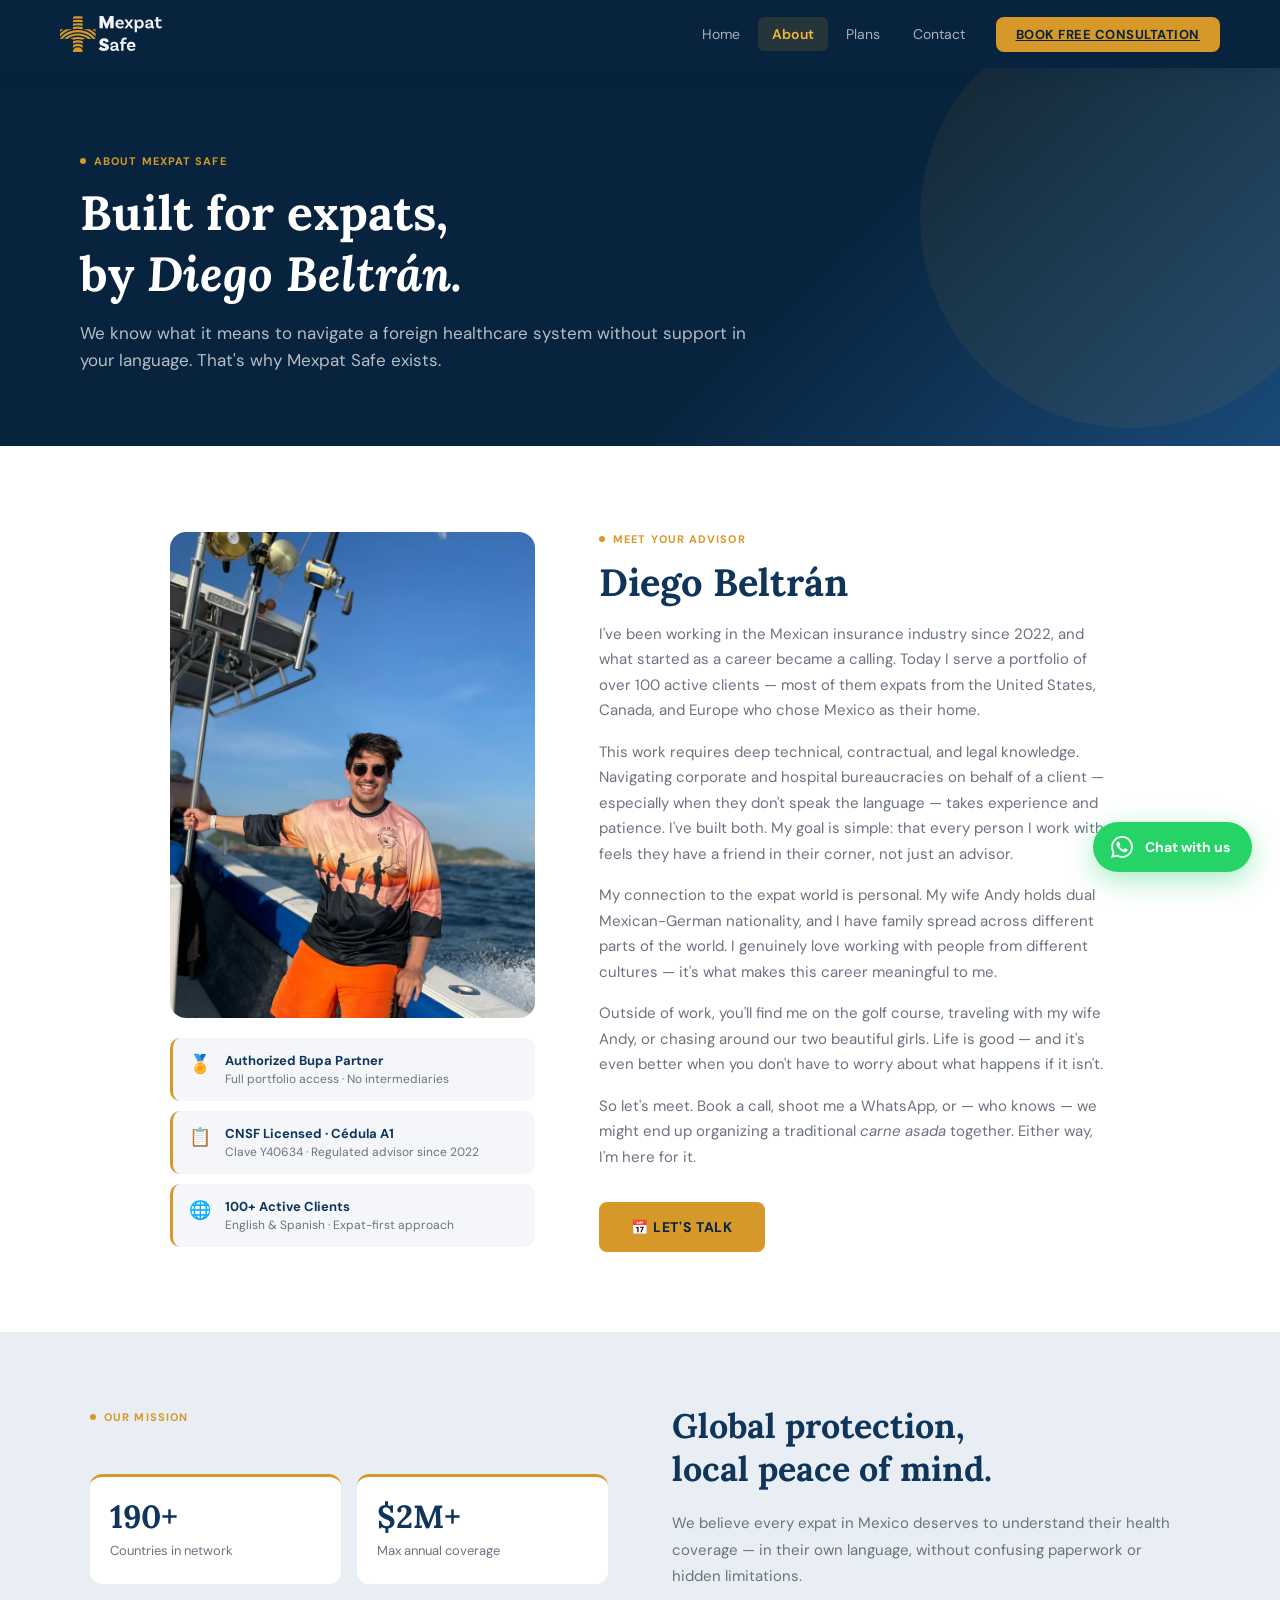
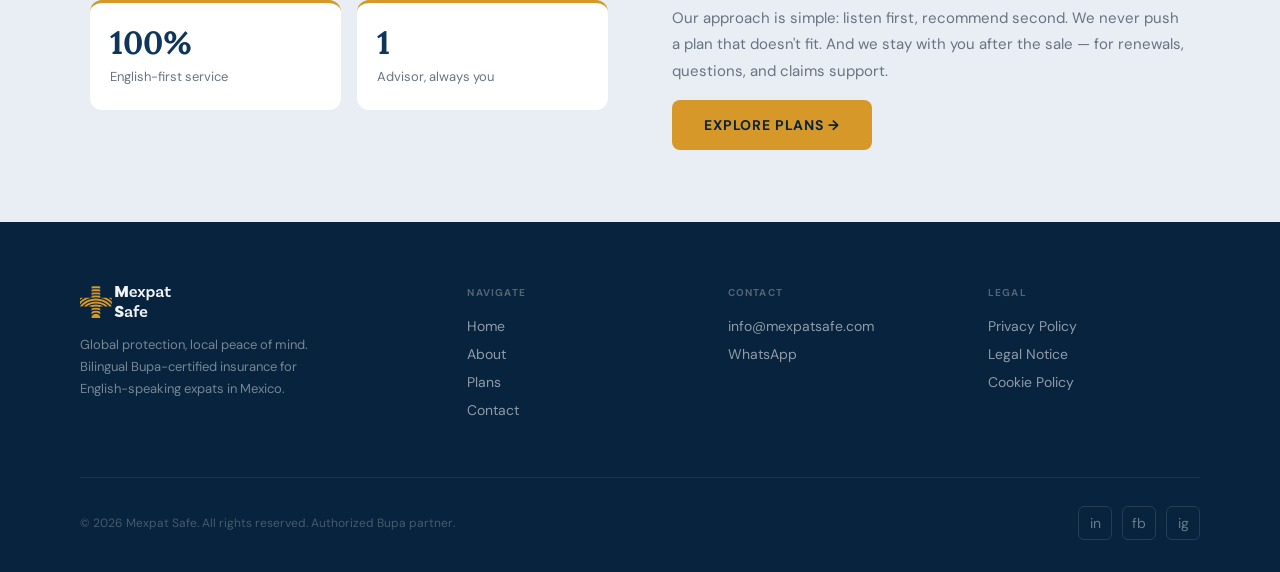
<file: about.html>
<!DOCTYPE html>
<html lang="en">
<head>
<meta charset="UTF-8">
<meta name="viewport" content="width=device-width, initial-scale=1.0">

<!-- SEO -->
<title>About Mexpat Safe — Certified Bupa Insurance Advisor for Expats in Mexico</title>
<meta name="description" content="Meet Diego Beltrán, CNSF-licensed Bupa advisor with 100+ active clients. English-first health insurance service for expats living in Mexico since 2022.">
<meta name="robots" content="index, follow">
<link rel="canonical" href="https://www.mexpatsafe.com/about.html">

<!-- Open Graph -->
<meta property="og:type" content="website">
<meta property="og:url" content="https://www.mexpatsafe.com/about.html">
<meta property="og:title" content="About Mexpat Safe — Certified Bupa Insurance Advisor for Expats in Mexico">
<meta property="og:description" content="Meet Diego Beltrán, CNSF-licensed Bupa advisor with 100+ active clients. English-first health insurance service for expats living in Mexico since 2022.">
<meta property="og:image" content="https://www.mexpatsafe.com/images/og-home.png">
<meta property="og:image:width" content="1200">
<meta property="og:image:height" content="630">
<meta property="og:site_name" content="Mexpat Safe">
<meta property="og:locale" content="en_US">

<!-- Twitter Card -->
<meta name="twitter:card" content="summary_large_image">
<meta name="twitter:title" content="About Mexpat Safe — Certified Bupa Insurance Advisor for Expats in Mexico">
<meta name="twitter:description" content="Meet Diego Beltrán, CNSF-licensed Bupa advisor with 100+ active clients. English-first health insurance service for expats living in Mexico since 2022.">
<meta name="twitter:image" content="https://www.mexpatsafe.com/images/og-home.png">

<!-- Schema -->
<script type="application/ld+json">
{
  "@context": "https://schema.org",
  "@type": "Person",
  "name": "Diego Beltrán",
  "jobTitle": "Certified Bupa Insurance Advisor",
  "worksFor": { "@type": "InsuranceAgency", "name": "MexPatSafe", "url": "https://www.mexpatsafe.com" },
  "url": "https://www.mexpatsafe.com/about.html",
  "image": "https://www.mexpatsafe.com/images/mexpatsafe-diego-beltran-agent-bupa.webp",
  "knowsLanguage": ["en", "es"],
  "hasCredential": [
    { "@type": "EducationalOccupationalCredential", "name": "CNSF Cédula A1 — Clave Y40634", "credentialCategory": "Insurance License" },
    { "@type": "EducationalOccupationalCredential", "name": "Authorized Bupa Partner", "credentialCategory": "Insurance Partnership" }
  ]
}
</script>

<!-- GA4 -->
<script async src="https://www.googletagmanager.com/gtag/js?id=G-F5ZNZMM6CY"></script>
<script>
  window.dataLayer = window.dataLayer || [];
  function gtag(){dataLayer.push(arguments);}
  gtag('js', new Date());
  gtag('config', 'G-F5ZNZMM6CY');
</script>

<link href="https://fonts.googleapis.com/css2?family=Lora:ital,wght@0,400;0,600;0,700;1,400;1,600&family=DM+Sans:wght@300;400;500;600;700&display=swap" rel="stylesheet">
<link rel="icon" type="image/svg+xml" href="/assets/mexpatsafe-logo-cross.svg">
<link rel="stylesheet" href="/assets/styles.css">
<style>
  .nav-btn { text-decoration: none; }
  .nav-drawer a { text-decoration: none; }
</style>
</head>
<body>

<nav>
  <a href="index.html" class="logo">
    <img src="/assets/mexpatsafe-logo-white.svg" alt="MexPatSafe" style="height:36px;width:auto;">
  </a>
  <div class="nav-right">
    <a href="index.html" class="nav-btn">Home</a>
    <a href="about.html" class="nav-btn active">About</a>
    <a href="plans.html" class="nav-btn">Plans</a>
    <a href="contact.html" class="nav-btn">Contact</a>
    <a data-cta-position="nav-cal" href="https://calendly.com/mexpatsafe-info/30min" target="_blank" rel="noopener" class="nav-cta">Book Free Consultation</a>
  </div>
  <button class="nav-hamburger" id="hamburger" onclick="toggleDrawer()" aria-label="Menu">
    <span></span><span></span><span></span>
  </button>
</nav>

<div class="nav-drawer" id="navDrawer">
  <div class="drawer-links">
    <a href="index.html" style="display:block;padding:12px 8px;color:rgba(255,255,255,0.8);text-decoration:none;font-size:17px;border-bottom:1px solid rgba(255,255,255,0.07)">Home</a>
    <a href="about.html" style="display:block;padding:12px 8px;color:rgba(255,255,255,0.8);text-decoration:none;font-size:17px;border-bottom:1px solid rgba(255,255,255,0.07)">About</a>
    <a href="plans.html" style="display:block;padding:12px 8px;color:rgba(255,255,255,0.8);text-decoration:none;font-size:17px;border-bottom:1px solid rgba(255,255,255,0.07)">Plans</a>
    <a href="contact.html" style="display:block;padding:12px 8px;color:rgba(255,255,255,0.8);text-decoration:none;font-size:17px">Contact</a>
  </div>
  <a data-cta-position="drawer-cal" href="https://calendly.com/mexpatsafe-info/30min" target="_blank" rel="noopener" class="drawer-cta" style="display:block;margin-top:20px;text-align:center;text-decoration:none">📅 Book Free Consultation</a>
</div>

<section class="hero-navy">
  <div class="inner">
    <div class="section-tag"><div class="stag-dot"></div><span>About Mexpat Safe</span></div>
    <h1>Built for expats,<br>by <em>Diego Beltrán.</em></h1>
    <p>We know what it means to navigate a foreign healthcare system without support in your language. That's why Mexpat Safe exists.</p>
  </div>
</section>

<section class="about-founder">
  <div class="about-grid">
    <div class="about-col-left">
      <div class="about-photo-wrap">
        <img src="/images/mexpatsafe-diego-beltran-agent-bupa.webp" alt="Diego Beltrán — Authorized Bupa Insurance Advisor, MexPatSafe" class="about-photo-img">
      </div>
      <div class="about-credentials">
        <div class="credential">
          <span class="ci">🏅</span>
          <div>
            <h4>Authorized Bupa Partner</h4>
            <p>Full portfolio access · No intermediaries</p>
          </div>
        </div>
        <div class="credential">
          <span class="ci">📋</span>
          <div>
            <h4>CNSF Licensed · Cédula A1</h4>
            <p>Clave Y40634 · Regulated advisor since 2022</p>
          </div>
        </div>
        <div class="credential">
          <span class="ci">🌐</span>
          <div>
            <h4>100+ Active Clients</h4>
            <p>English &amp; Spanish · Expat-first approach</p>
          </div>
        </div>
      </div>
    </div>
    <div>
      <div class="section-tag"><div class="stag-dot"></div><span>Meet your advisor</span></div>
      <h2 class="section-title">Diego Beltrán</h2>
      <p class="body-text" style="margin-bottom:16px">I've been working in the Mexican insurance industry since 2022, and what started as a career became a calling. Today I serve a portfolio of over 100 active clients — most of them expats from the United States, Canada, and Europe who chose Mexico as their home.</p>
      <p class="body-text" style="margin-bottom:16px">This work requires deep technical, contractual, and legal knowledge. Navigating corporate and hospital bureaucracies on behalf of a client — especially when they don't speak the language — takes experience and patience. I've built both. My goal is simple: that every person I work with feels they have a friend in their corner, not just an advisor.</p>
      <p class="body-text" style="margin-bottom:16px">My connection to the expat world is personal. My wife Andy holds dual Mexican-German nationality, and I have family spread across different parts of the world. I genuinely love working with people from different cultures — it's what makes this career meaningful to me.</p>
      <p class="body-text" style="margin-bottom:16px">Outside of work, you'll find me on the golf course, traveling with my wife Andy, or chasing around our two beautiful girls. Life is good — and it's even better when you don't have to worry about what happens if it isn't.</p>
      <p class="body-text" style="margin-bottom:32px">So let's meet. Book a call, shoot me a WhatsApp, or — who knows — we might end up organizing a traditional <em>carne asada</em> together. Either way, I'm here for it.</p>
      <a data-cta-position="hero-cal" href="https://calendly.com/mexpatsafe-info/30min" target="_blank" rel="noopener" class="btn-primary">
        📅 Let's Talk
      </a>
    </div>
  </div>
</section>

<section class="about-mission">
  <div class="about-mission-inner">
    <div>
      <div class="section-tag"><div class="stag-dot"></div><span>Our Mission</span></div>
      <div class="mission-stats">
        <div class="mstat"><span class="mn">190+</span><span class="ml">Countries in network</span></div>
        <div class="mstat"><span class="mn">$2M+</span><span class="ml">Max annual coverage</span></div>
        <div class="mstat"><span class="mn">100%</span><span class="ml">English-first service</span></div>
        <div class="mstat"><span class="mn">1</span><span class="ml">Advisor, always you</span></div>
      </div>
    </div>
    <div class="about-mission-text">
      <h2>Global protection,<br>local peace of mind.</h2>
      <p>We believe every expat in Mexico deserves to understand their health coverage — in their own language, without confusing paperwork or hidden limitations.</p>
      <p>Our approach is simple: listen first, recommend second. We never push a plan that doesn't fit. And we stay with you after the sale — for renewals, questions, and claims support.</p>
      <a href="plans.html" class="btn-primary">Explore Plans →</a>
    </div>
  </div>
</section>

<footer>
    <div class="footer-top">
      <div class="footer-brand">
        <img src="/assets/mexpatsafe-logo-white.svg" alt="MexPatSafe" style="height:32px;width:auto;margin-bottom:14px;">
        <p class="footer-tagline">Global protection, local peace of mind. Bilingual Bupa-certified insurance for English-speaking expats in Mexico.</p>
      </div>
      <div class="footer-col">
        <h5>Navigate</h5>
        <a href="index.html">Home</a>
        <a href="about.html">About</a>
        <a href="plans.html">Plans</a>
        <a href="contact.html">Contact</a>
      </div>
      <div class="footer-col">
        <h5>Contact</h5>
        <a data-cta-position="footer-email" href="mailto:info@mexpatsafe.com">info@mexpatsafe.com</a>
        <a data-cta-position="footer-wa" href="https://wa.me/522221285374?text=Hi%2C%20I%27m%20interested%20in%20insurance%20advice." target="_blank">WhatsApp</a>
      </div>
      <div class="footer-col">
        <h5>Legal</h5>
        <a href="privacy.html">Privacy Policy</a>
        <a href="#">Legal Notice</a>
        <a href="#">Cookie Policy</a>
      </div>
    </div>
    <div class="footer-bottom">
      <span class="footer-copy">© 2026 Mexpat Safe. All rights reserved. Authorized Bupa partner.</span>
      <div class="social-icons">
        <a class="social-icon" href="#" aria-label="LinkedIn">in</a>
        <a class="social-icon" href="#" aria-label="Facebook">fb</a>
        <a class="social-icon" href="#" aria-label="Instagram">ig</a>
      </div>
    </div>
  </footer>

<a data-cta-position="floating-wa" class="wa-float" href="https://wa.me/522221285374?text=Hi%2C%20I%27m%20interested%20in%20insurance%20advice." target="_blank" rel="noopener" aria-label="WhatsApp">
  <svg viewBox="0 0 24 24"><path d="M17.472 14.382c-.297-.149-1.758-.867-2.03-.967-.273-.099-.471-.148-.67.15-.197.297-.767.966-.94 1.164-.173.199-.347.223-.644.075-.297-.15-1.255-.463-2.39-1.475-.883-.788-1.48-1.761-1.653-2.059-.173-.297-.018-.458.13-.606.134-.133.298-.347.446-.52.149-.174.198-.298.298-.497.099-.198.05-.371-.025-.52-.075-.149-.669-1.612-.916-2.207-.242-.579-.487-.5-.669-.51-.173-.008-.371-.01-.57-.01-.198 0-.52.074-.792.372-.272.297-1.04 1.016-1.04 2.479 0 1.462 1.065 2.875 1.213 3.074.149.198 2.096 3.2 5.077 4.487.709.306 1.262.489 1.694.625.712.227 1.36.195 1.871.118.571-.085 1.758-.719 2.006-1.413.248-.694.248-1.289.173-1.413-.074-.124-.272-.198-.57-.347m-5.421 7.403h-.004a9.87 9.87 0 01-5.031-1.378l-.361-.214-3.741.982.998-3.648-.235-.374a9.86 9.86 0 01-1.51-5.26c.001-5.45 4.436-9.884 9.888-9.884 2.64 0 5.122 1.03 6.988 2.898a9.825 9.825 0 012.893 6.994c-.003 5.45-4.437 9.884-9.885 9.884m8.413-18.297A11.815 11.815 0 0012.05 0C5.495 0 .16 5.335.157 11.892c0 2.096.547 4.142 1.588 5.945L.057 24l6.305-1.654a11.882 11.882 0 005.683 1.448h.005c6.554 0 11.89-5.335 11.893-11.893a11.821 11.821 0 00-3.48-8.413Z"/></svg>
  Chat with us
</a>

<script>
function toggleDrawer() {
  const drawer = document.getElementById('navDrawer');
  const ham = document.getElementById('hamburger');
  drawer.classList.toggle('open');
  ham.classList.toggle('open');
}
</script>
<script>
function initReveal() {
  const els = document.querySelectorAll('.reveal:not(.visible)');
  const io = new IntersectionObserver((entries) => {
    entries.forEach(e => {
      if (e.isIntersecting) { e.target.classList.add('visible'); io.unobserve(e.target); }
    });
  }, { threshold: 0.1 });
  els.forEach(el => io.observe(el));
}
document.addEventListener('DOMContentLoaded', initReveal);
</script>

<script src="/assets/js/analytics.js" defer></script>
</body>
</html>
</file>
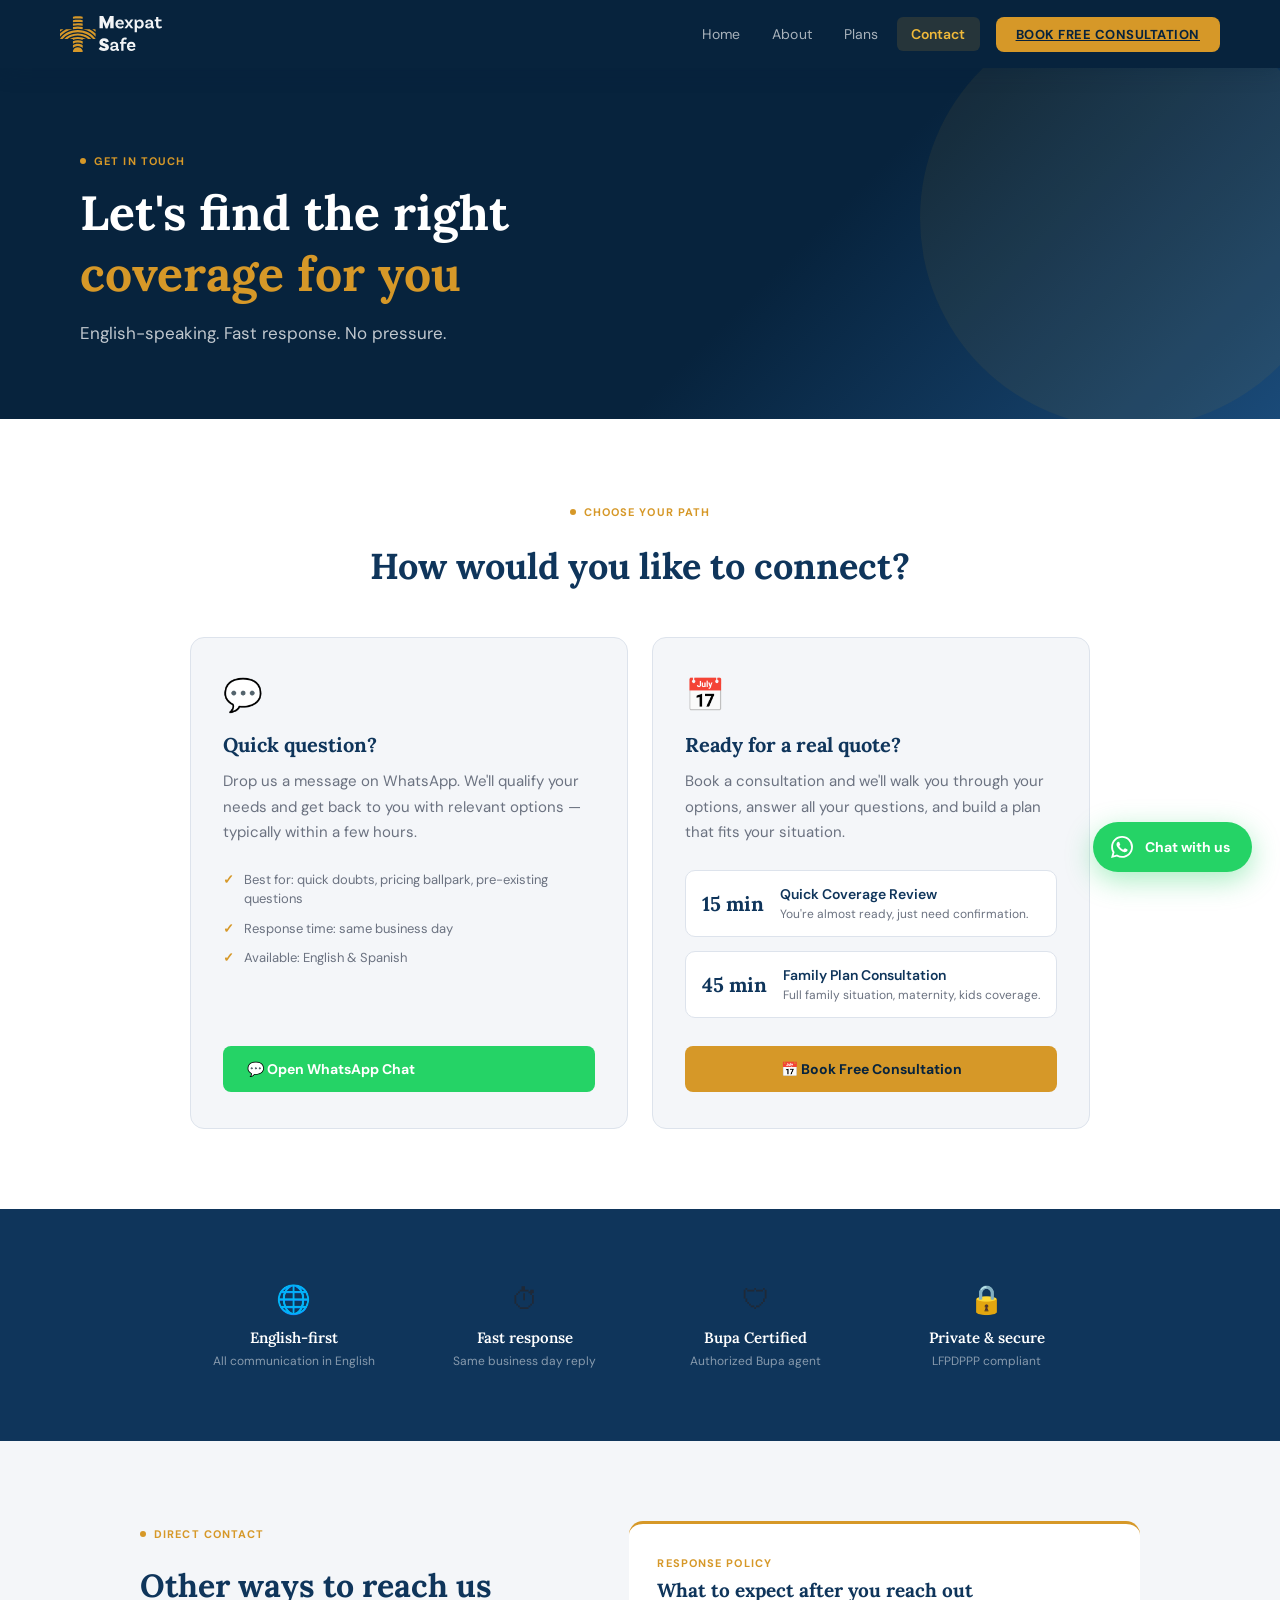
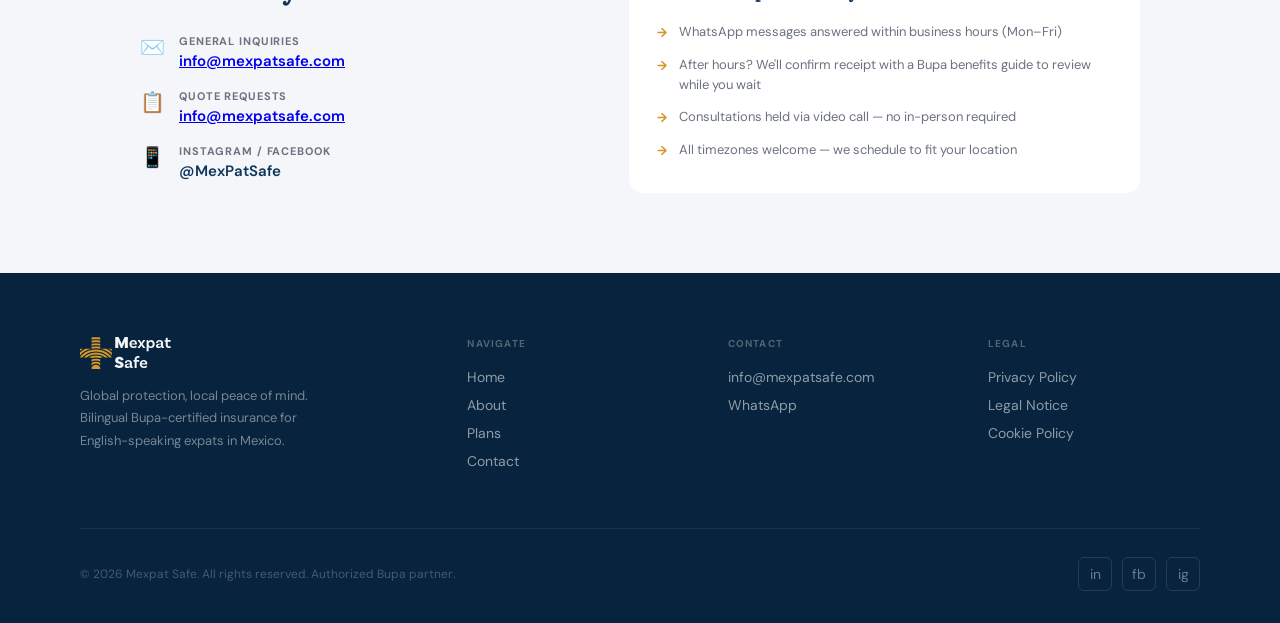
<file: contact.html>
<!DOCTYPE html>
<html lang="en">
<head>
<meta charset="UTF-8">
<meta name="viewport" content="width=device-width, initial-scale=1.0">

<!-- SEO -->
<title>Contact Mexpat Safe — Book a Free Bupa Insurance Consultation</title>
<meta name="description" content="Book a free consultation with a certified English-speaking Bupa advisor in Mexico. WhatsApp or Calendly. Fast response. No pressure.">
<meta name="robots" content="index, follow">
<link rel="canonical" href="https://www.mexpatsafe.com/contact.html">

<!-- Open Graph -->
<meta property="og:type" content="website">
<meta property="og:url" content="https://www.mexpatsafe.com/contact.html">
<meta property="og:title" content="Contact Mexpat Safe — Book a Free Bupa Insurance Consultation">
<meta property="og:description" content="Book a free consultation with a certified English-speaking Bupa advisor in Mexico. WhatsApp or Calendly. Fast response. No pressure.">
<meta property="og:image" content="https://www.mexpatsafe.com/images/og-home.png">
<meta property="og:image:width" content="1200">
<meta property="og:image:height" content="630">
<meta property="og:site_name" content="Mexpat Safe">
<meta property="og:locale" content="en_US">

<!-- Twitter Card -->
<meta name="twitter:card" content="summary_large_image">
<meta name="twitter:title" content="Contact Mexpat Safe — Book a Free Bupa Insurance Consultation">
<meta name="twitter:description" content="Book a free consultation with a certified English-speaking Bupa advisor in Mexico. WhatsApp or Calendly. Fast response. No pressure.">
<meta name="twitter:image" content="https://www.mexpatsafe.com/images/og-home.png">

<!-- Schema -->
<script type="application/ld+json">
{
  "@context": "https://schema.org",
  "@type": "ContactPage",
  "name": "Contact Mexpat Safe",
  "url": "https://www.mexpatsafe.com/contact.html",
  "mainEntity": {
    "@type": "InsuranceAgency",
    "name": "Mexpat Safe",
    "telephone": "+522221285374",
    "email": "info@mexpatsafe.com",
    "contactPoint": [
      { "@type": "ContactPoint", "contactType": "customer service", "telephone": "+522221285374", "availableLanguage": ["English", "Spanish"] },
      { "@type": "ContactPoint", "contactType": "sales", "email": "info@mexpatsafe.com", "availableLanguage": ["English", "Spanish"] }
    ]
  }
}
</script>

<!-- GA4 -->
<script async src="https://www.googletagmanager.com/gtag/js?id=G-F5ZNZMM6CY"></script>
<script>
  window.dataLayer = window.dataLayer || [];
  function gtag(){dataLayer.push(arguments);}
  gtag('js', new Date());
  gtag('config', 'G-F5ZNZMM6CY');
</script>

<link href="https://fonts.googleapis.com/css2?family=Lora:ital,wght@0,400;0,600;0,700;1,400;1,600&family=DM+Sans:wght@300;400;500;600;700&display=swap" rel="stylesheet">
<link rel="icon" type="image/svg+xml" href="/assets/mexpatsafe-logo-cross.svg">
<link rel="stylesheet" href="/assets/styles.css">
<style>
  .nav-btn { text-decoration: none; }
  .nav-drawer a { text-decoration: none; }
</style>
</head>
<body>

<nav>
  <a href="index.html" class="logo">
    <img src="/assets/mexpatsafe-logo-white.svg" alt="MexPatSafe" style="height:36px;width:auto;">
  </a>
  <div class="nav-right">
    <a href="index.html" class="nav-btn">Home</a>
    <a href="about.html" class="nav-btn">About</a>
    <a href="plans.html" class="nav-btn">Plans</a>
    <a href="contact.html" class="nav-btn active">Contact</a>
    <a data-cta-position="nav-cal" href="https://calendly.com/mexpatsafe-info/30min" target="_blank" rel="noopener" class="nav-cta">Book Free Consultation</a>
  </div>
  <button class="nav-hamburger" id="hamburger" onclick="toggleDrawer()" aria-label="Menu">
    <span></span><span></span><span></span>
  </button>
</nav>

<div class="nav-drawer" id="navDrawer">
  <div class="drawer-links">
    <a href="index.html" style="display:block;padding:12px 8px;color:rgba(255,255,255,0.8);text-decoration:none;font-size:17px;border-bottom:1px solid rgba(255,255,255,0.07)">Home</a>
    <a href="about.html" style="display:block;padding:12px 8px;color:rgba(255,255,255,0.8);text-decoration:none;font-size:17px;border-bottom:1px solid rgba(255,255,255,0.07)">About</a>
    <a href="plans.html" style="display:block;padding:12px 8px;color:rgba(255,255,255,0.8);text-decoration:none;font-size:17px;border-bottom:1px solid rgba(255,255,255,0.07)">Plans</a>
    <a href="contact.html" style="display:block;padding:12px 8px;color:rgba(255,255,255,0.8);text-decoration:none;font-size:17px">Contact</a>
  </div>
  <a data-cta-position="drawer-cal" href="https://calendly.com/mexpatsafe-info/30min" target="_blank" rel="noopener" class="drawer-cta" style="display:block;margin-top:20px;text-align:center;text-decoration:none">📅 Book Free Consultation</a>
</div>

<section class="hero-navy">
    <div class="inner">
      <div class="section-tag"><div class="stag-dot"></div><span>Get in touch</span></div>
      <h1>Let's find the right<br><span style="color:var(--gold)">coverage for you</span></h1>
      <p class="body-text white">English-speaking. Fast response. No pressure.</p>
    </div>
  </section>

  <section class="contact-paths">
    <div class="header">
      <div class="section-tag"><div class="stag-dot"></div><span>Choose your path</span></div>
      <h2>How would you like to connect?</h2>
    </div>
    <div class="contact-grid">
      <div class="contact-card">
        <span class="card-emoji">💬</span>
        <h3>Quick question?</h3>
        <p class="body-text" style="margin-bottom:24px">Drop us a message on WhatsApp. We'll qualify your needs and get back to you with relevant options — typically within a few hours.</p>
        <div class="contact-list">
          <div class="contact-list-item"><span class="ccheck">✓</span><span>Best for: quick doubts, pricing ballpark, pre-existing questions</span></div>
          <div class="contact-list-item"><span class="ccheck">✓</span><span>Response time: same business day</span></div>
          <div class="contact-list-item"><span class="ccheck">✓</span><span>Available: English &amp; Spanish</span></div>
        </div>
        <a data-cta-position="method-wa" class="btn-green" href="https://wa.me/522221285374?text=Hi%2C%20I%27m%20interested%20in%20insurance%20advice." target="_blank" rel="noopener" style="display:inline-flex;align-items:center;gap:8px;text-decoration:none">💬 Open WhatsApp Chat</a>
      </div>
      <div class="contact-card">
        <span class="card-emoji">📅</span>
        <h3>Ready for a real quote?</h3>
        <p class="body-text" style="margin-bottom:24px">Book a consultation and we'll walk you through your options, answer all your questions, and build a plan that fits your situation.</p>
        <div class="consult-options">
          <div class="consult-option">
            <div class="consult-time">15 min</div>
            <div>
              <div class="consult-label">Quick Coverage Review</div>
              <div class="consult-desc">You're almost ready, just need confirmation.</div>
            </div>
          </div>
          <div class="consult-option">
            <div class="consult-time">45 min</div>
            <div>
              <div class="consult-label">Family Plan Consultation</div>
              <div class="consult-desc">Full family situation, maternity, kids coverage.</div>
            </div>
          </div>
        </div>
        <a data-cta-position="method-cal" class="btn-gold-sm" href="https://calendly.com/mexpatsafe-info/30min" target="_blank" rel="noopener" style="width:100%;justify-content:center;text-decoration:none">📅 Book Free Consultation</a>
      </div>
    </div>
  </section>

  <section class="trust-section">
    <div class="inner">
      <div class="trust-card"><div class="ti">🌐</div><div class="tl">English-first</div><div class="td">All communication in English</div></div>
      <div class="trust-card"><div class="ti">⏱</div><div class="tl">Fast response</div><div class="td">Same business day reply</div></div>
      <div class="trust-card"><div class="ti">🛡</div><div class="tl">Bupa Certified</div><div class="td">Authorized Bupa agent</div></div>
      <div class="trust-card"><div class="ti">🔒</div><div class="tl">Private &amp; secure</div><div class="td">LFPDPPP compliant</div></div>
    </div>
  </section>

  <section class="contact-info">
    <div class="grid">
      <div>
        <div class="section-tag"><div class="stag-dot"></div><span>Direct Contact</span></div>
        <h2>Other ways to reach us</h2>
        <div class="contact-details">
          <div class="contact-detail">
            <span style="font-size:20px">✉️</span>
            <div>
              <div class="detail-label">General inquiries</div>
              <div class="detail-value"><a data-cta-position="method-email" href="mailto:info@mexpatsafe.com">info@mexpatsafe.com</a></div>
            </div>
          </div>
          <div class="contact-detail">
            <span style="font-size:20px">📋</span>
            <div>
              <div class="detail-label">Quote requests</div>
              <div class="detail-value"><a data-cta-position="method-email-quote" href="mailto:info@mexpatsafe.com">info@mexpatsafe.com</a></div>
            </div>
          </div>
          <div class="contact-detail">
            <span style="font-size:20px">📱</span>
            <div>
              <div class="detail-label">Instagram / Facebook</div>
              <div class="detail-value">@MexPatSafe</div>
            </div>
          </div>
        </div>
      </div>
      <div class="response-card">
        <div class="response-label">Response Policy</div>
        <h3>What to expect after you reach out</h3>
        <div class="response-items">
          <div class="response-item"><span class="arrow">→</span><span>WhatsApp messages answered within business hours (Mon–Fri)</span></div>
          <div class="response-item"><span class="arrow">→</span><span>After hours? We'll confirm receipt with a Bupa benefits guide to review while you wait</span></div>
          <div class="response-item"><span class="arrow">→</span><span>Consultations held via video call — no in-person required</span></div>
          <div class="response-item"><span class="arrow">→</span><span>All timezones welcome — we schedule to fit your location</span></div>
        </div>
      </div>
    </div>
  </section>

<footer>
    <div class="footer-top">
      <div class="footer-brand">
        <img src="/assets/mexpatsafe-logo-white.svg" alt="MexPatSafe" style="height:32px;width:auto;margin-bottom:14px;">
        <p class="footer-tagline">Global protection, local peace of mind. Bilingual Bupa-certified insurance for English-speaking expats in Mexico.</p>
      </div>
      <div class="footer-col">
        <h5>Navigate</h5>
        <a href="index.html">Home</a>
        <a href="about.html">About</a>
        <a href="plans.html">Plans</a>
        <a href="contact.html">Contact</a>
      </div>
      <div class="footer-col">
        <h5>Contact</h5>
        <a data-cta-position="footer-email" href="mailto:info@mexpatsafe.com">info@mexpatsafe.com</a>
        <a data-cta-position="footer-wa" href="https://wa.me/522221285374?text=Hi%2C%20I%27m%20interested%20in%20insurance%20advice." target="_blank">WhatsApp</a>
      </div>
      <div class="footer-col">
        <h5>Legal</h5>
        <a href="privacy.html">Privacy Policy</a>
        <a href="#">Legal Notice</a>
        <a href="#">Cookie Policy</a>
      </div>
    </div>
    <div class="footer-bottom">
      <span class="footer-copy">© 2026 Mexpat Safe. All rights reserved. Authorized Bupa partner.</span>
      <div class="social-icons">
        <a class="social-icon" href="#" aria-label="LinkedIn">in</a>
        <a class="social-icon" href="#" aria-label="Facebook">fb</a>
        <a class="social-icon" href="#" aria-label="Instagram">ig</a>
      </div>
    </div>
  </footer>

<a data-cta-position="floating-wa" class="wa-float" href="https://wa.me/522221285374?text=Hi%2C%20I%27m%20interested%20in%20insurance%20advice." target="_blank" rel="noopener" aria-label="WhatsApp">
  <svg viewBox="0 0 24 24"><path d="M17.472 14.382c-.297-.149-1.758-.867-2.03-.967-.273-.099-.471-.148-.67.15-.197.297-.767.966-.94 1.164-.173.199-.347.223-.644.075-.297-.15-1.255-.463-2.39-1.475-.883-.788-1.48-1.761-1.653-2.059-.173-.297-.018-.458.13-.606.134-.133.298-.347.446-.52.149-.174.198-.298.298-.497.099-.198.05-.371-.025-.52-.075-.149-.669-1.612-.916-2.207-.242-.579-.487-.5-.669-.51-.173-.008-.371-.01-.57-.01-.198 0-.52.074-.792.372-.272.297-1.04 1.016-1.04 2.479 0 1.462 1.065 2.875 1.213 3.074.149.198 2.096 3.2 5.077 4.487.709.306 1.262.489 1.694.625.712.227 1.36.195 1.871.118.571-.085 1.758-.719 2.006-1.413.248-.694.248-1.289.173-1.413-.074-.124-.272-.198-.57-.347m-5.421 7.403h-.004a9.87 9.87 0 01-5.031-1.378l-.361-.214-3.741.982.998-3.648-.235-.374a9.86 9.86 0 01-1.51-5.26c.001-5.45 4.436-9.884 9.888-9.884 2.64 0 5.122 1.03 6.988 2.898a9.825 9.825 0 012.893 6.994c-.003 5.45-4.437 9.884-9.885 9.884m8.413-18.297A11.815 11.815 0 0012.05 0C5.495 0 .16 5.335.157 11.892c0 2.096.547 4.142 1.588 5.945L.057 24l6.305-1.654a11.882 11.882 0 005.683 1.448h.005c6.554 0 11.89-5.335 11.893-11.893a11.821 11.821 0 00-3.48-8.413Z"/></svg>
  Chat with us
</a>

<script>
function toggleDrawer() {
  const drawer = document.getElementById('navDrawer');
  const ham = document.getElementById('hamburger');
  drawer.classList.toggle('open');
  ham.classList.toggle('open');
}
</script>
<script>
function initReveal() {
  const els = document.querySelectorAll('.reveal:not(.visible)');
  const io = new IntersectionObserver((entries) => {
    entries.forEach(e => {
      if (e.isIntersecting) { e.target.classList.add('visible'); io.unobserve(e.target); }
    });
  }, { threshold: 0.1 });
  els.forEach(el => io.observe(el));
}
document.addEventListener('DOMContentLoaded', initReveal);
</script>

<script src="/assets/js/analytics.js" defer></script>
</body>
</html>
</file>
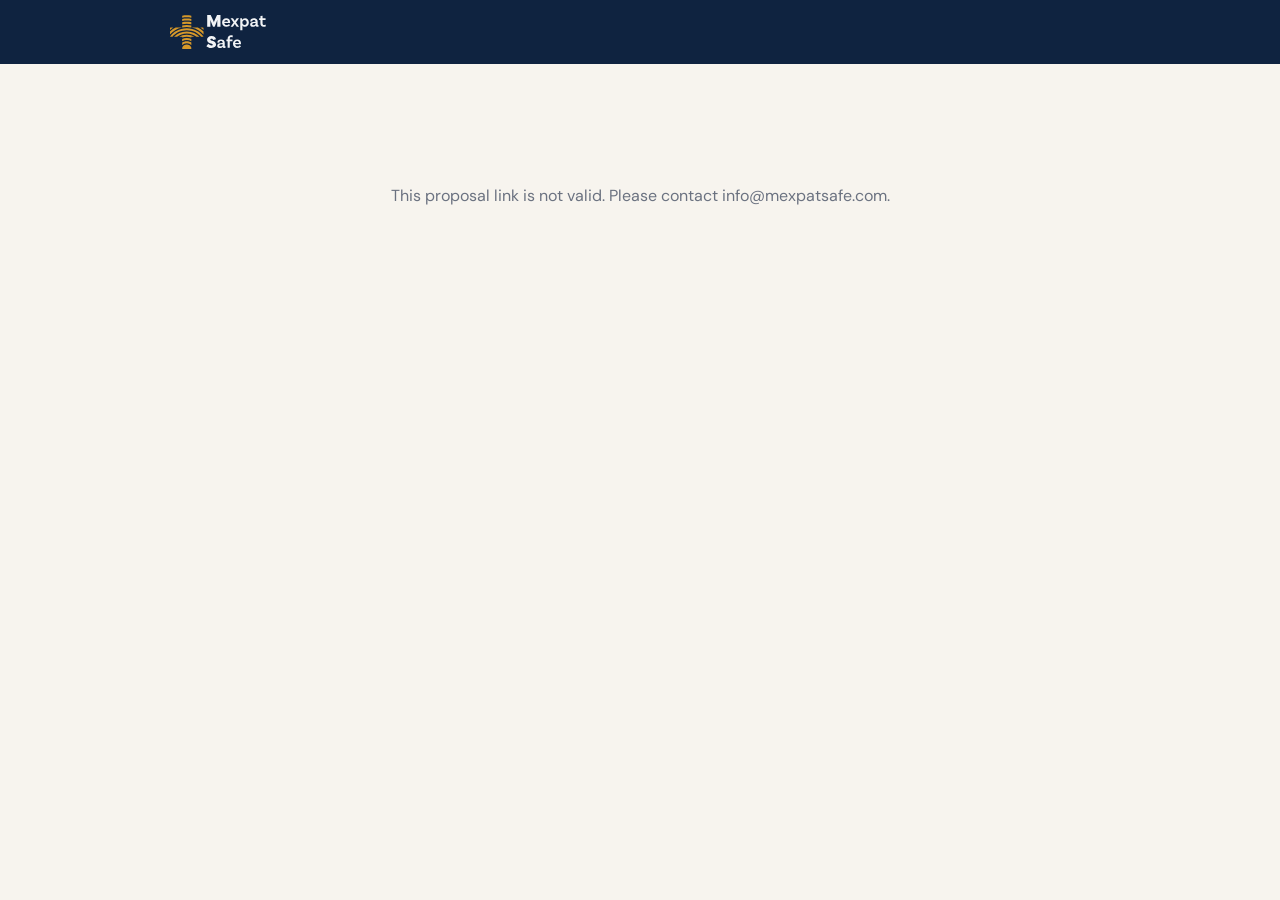
<file: proposal-life.html>
<!doctype html>
<html lang="en">
<head>
<meta charset="utf-8">
<meta name="viewport" content="width=device-width,initial-scale=1">
<meta name="robots" content="noindex,nofollow,noarchive">
<title>Your Life Protection Proposal · Mexpat Safe</title>
<link rel="icon" type="image/svg+xml" href="/assets/mexpatsafe-logo-cross.svg">
<link rel="preconnect" href="https://fonts.googleapis.com">
<link rel="preconnect" href="https://fonts.gstatic.com" crossorigin>
<link href="https://fonts.googleapis.com/css2?family=Cormorant+Garamond:wght@500;600&family=Lora:wght@500;600&family=DM+Sans:wght@400;500;700&display=swap" rel="stylesheet">
<script async src="https://www.googletagmanager.com/gtag/js?id=G-F5ZNZMM6CY"></script>
<script>window.dataLayer=window.dataLayer||[];function gtag(){dataLayer.push(arguments);}gtag('js',new Date());gtag('config','G-F5ZNZMM6CY');</script>
<style>
:root{
  --navy:#0f2340;--ink:#1d2533;--muted:#6b7280;--line:#e4dfd5;
  --cream:#f7f4ee;--paper:#fffdf9;--gold:#b08d57;--gold-soft:#f1e8d8;--ok:#2f6b4f;--rb:#b4262b;
  --serif:'Cormorant Garamond',Georgia,serif;--num:'Lora',Georgia,serif;--sans:'DM Sans',Arial,sans-serif;
}
*{box-sizing:border-box;margin:0;padding:0}
body{background:var(--cream);color:var(--ink);font-family:var(--sans);font-size:16px;line-height:1.55;-webkit-font-smoothing:antialiased}
.wrap{max-width:980px;margin:0 auto;padding:0 20px}
button{font:inherit;cursor:pointer}
.num{font-family:var(--num);font-variant-numeric:lining-nums tabular-nums;letter-spacing:-.01em}
/* top bar */
.top{background:var(--navy);color:#fff}
.top .wrap{display:flex;justify-content:space-between;align-items:center;height:64px}
.top img{height:34px;width:auto;display:block}
.mark{font-size:19px;font-weight:400}.mark b{font-weight:700}
.top small{font-size:13px;opacity:.75}
/* hero */
.hero{background:var(--navy);color:#fff;padding:44px 0 150px;text-align:center}
.prod img{height:34px;width:auto;display:block}
.prod{display:inline-flex;align-items:center;gap:14px;background:#fff;border-radius:999px;padding:9px 22px;font-size:13px;color:var(--navy)}
.prod b{color:var(--rb);letter-spacing:.14em;font-weight:700}
.prod i{width:1px;height:14px;background:var(--line)}
.hero h1{font-family:var(--serif);font-weight:500;font-size:clamp(34px,6vw,54px);line-height:1.1;margin:22px auto 44px;max-width:720px}
.icons{display:flex;justify-content:center;gap:clamp(24px,8vw,88px)}
.icon{display:flex;flex-direction:column;align-items:center;gap:12px}
.icon svg{width:clamp(64px,14vw,92px);height:auto;stroke:#fff;stroke-width:1.5;fill:none;stroke-linecap:round;stroke-linejoin:round}
.icon span{font-size:13px;letter-spacing:.14em;text-transform:uppercase;opacity:.8}
/* sections */
section{padding:64px 0}
.label{font-size:12px;letter-spacing:.18em;text-transform:uppercase;color:var(--gold);text-align:center}
h2{font-family:var(--serif);font-weight:500;font-size:clamp(28px,4.5vw,40px);text-align:center;margin:8px 0 32px;color:var(--navy)}
/* sum cards */
.sums{display:grid;grid-template-columns:repeat(3,1fr);gap:16px;margin-top:-104px;position:relative}
.sum{background:var(--paper);border:1.5px solid var(--line);border-radius:14px;padding:30px 12px;text-align:center;transition:.2s;box-shadow:0 10px 30px rgba(15,35,64,.08)}
.sum:hover{border-color:var(--gold)}
.sum[aria-pressed=true]{border-color:var(--navy);box-shadow:0 14px 34px rgba(15,35,64,.18);transform:translateY(-4px)}
.sum .num{display:block;font-size:clamp(28px,4.8vw,40px);font-weight:600;color:var(--navy);line-height:1}
.sum .cap{display:block;margin-top:10px;font-size:12px;letter-spacing:.12em;text-transform:uppercase;color:var(--muted)}
.sub{text-align:center;color:var(--muted);font-size:14px;margin-top:18px}
/* value band */
.value{background:var(--paper);border-top:1px solid var(--line);border-bottom:1px solid var(--line);text-align:center}
.value h2{margin-bottom:18px}
.value h2 .num{font-size:.9em;font-weight:500}
.daily{font-family:var(--serif);font-size:clamp(22px,3.6vw,30px);color:var(--ink)}
.daily .num{color:var(--navy);font-size:1.45em;font-weight:600}
.badges{display:flex;flex-wrap:wrap;justify-content:center;gap:10px;margin-top:26px}
.badge{display:inline-flex;align-items:center;gap:8px;background:var(--gold-soft);color:var(--navy);border-radius:999px;padding:9px 16px;font-size:14px;font-weight:500}
.badge svg{width:16px;height:16px;stroke:var(--ok);fill:none;stroke-width:2.2}
/* portability */
.port{display:flex;align-items:center;gap:28px;max-width:760px;margin:0 auto}
.port svg{flex:none;width:84px;height:84px;stroke:var(--navy);stroke-width:1.4;fill:none;stroke-linecap:round;stroke-linejoin:round}
.port h3{font-family:var(--serif);font-weight:500;font-size:clamp(26px,3.8vw,34px);color:var(--navy);line-height:1.15}
.port p{color:var(--muted);margin-top:6px}
/* options */
.opts{display:grid;gap:22px}
.opt{background:var(--paper);border:1px solid var(--line);border-radius:14px;padding:22px 24px}
.opt h4{font-size:15px;font-weight:700;color:var(--navy)}
.opt p{font-size:13px;color:var(--muted);margin-top:2px}
.seg{display:flex;flex-wrap:wrap;gap:8px;margin-top:14px}
.seg button{background:#fff;border:1.5px solid var(--line);border-radius:10px;padding:10px 16px;font-size:14px;color:var(--ink);transition:.15s}
.seg button small{display:block;font-size:11px;color:var(--muted)}
.seg button small.save{color:var(--ok);font-weight:700}
.seg button[aria-pressed=true]{background:var(--navy);border-color:var(--navy);color:#fff}
.seg button[aria-pressed=true] small{color:rgba(255,255,255,.75)}
.seg button[aria-pressed=true] small.save{color:#9fd3b6}
.seg button:disabled{opacity:.35;cursor:not-allowed}
/* summary */
.summary{background:var(--paper);border:1px solid var(--line);border-radius:18px;padding:30px;display:grid;grid-template-columns:repeat(3,1fr);gap:18px;text-align:center}
.summary .k{font-size:12px;letter-spacing:.12em;text-transform:uppercase;color:var(--muted)}
.summary .num{display:block;font-size:30px;font-weight:600;color:var(--navy);margin-top:4px}
.summary .h{font-size:12px;color:var(--muted)}
details{margin-top:14px;font-size:14px}
summary{cursor:pointer;color:var(--navy);text-align:center;list-style:none;font-weight:500}
summary::-webkit-details-marker{display:none}
table{width:100%;border-collapse:collapse;margin-top:14px;background:var(--paper);border-radius:12px;overflow:hidden}
td{padding:10px 16px;border-bottom:1px solid var(--line)}
td:last-child{text-align:right;font-variant-numeric:tabular-nums}
tr.tot td{font-weight:700;color:var(--navy);border-bottom:0}
/* ROP */
.rop{background:var(--navy);color:#fff;border-radius:18px;padding:34px;display:grid;grid-template-columns:1.2fr 1fr;gap:28px;align-items:center;margin-top:28px}
.rop h3{font-family:var(--serif);font-weight:500;font-size:30px;line-height:1.15}
.rop p{opacity:.8;font-size:15px;margin-top:8px}
.rop .cond{font-size:12px;opacity:.55;margin-top:14px}
.rop .back{text-align:right}
.rop .back .num{display:block;font-size:clamp(36px,6vw,52px);font-weight:600;color:var(--gold);line-height:1}
.rop .back small{display:block;font-size:13px;opacity:.75;margin-top:8px}
.rop.off .back .num{opacity:.35}
.switch{display:inline-flex;align-items:center;gap:12px;margin-top:20px;background:none;border:0;color:#fff;font-size:15px}
.switch .t{width:52px;height:30px;border-radius:99px;background:rgba(255,255,255,.25);position:relative;transition:.2s}
.switch .t::after{content:"";position:absolute;top:3px;left:3px;width:24px;height:24px;border-radius:50%;background:#fff;transition:.2s}
.switch[aria-checked=true] .t{background:var(--gold)}
.switch[aria-checked=true] .t::after{left:25px}
/* included */
.inc{display:grid;grid-template-columns:repeat(4,1fr);gap:14px}
.inc div{background:var(--paper);border:1px solid var(--line);border-radius:14px;padding:24px 18px;text-align:center;font-size:14.5px;line-height:1.45}
.inc svg{display:block;margin:0 auto 14px;width:40px;height:40px;stroke:var(--gold);fill:none;stroke-width:1.6;stroke-linecap:round;stroke-linejoin:round}
/* CTA */
.cta{background:var(--navy);color:#fff;text-align:center}
.cta h2{color:#fff}
.btns{display:flex;flex-wrap:wrap;justify-content:center;gap:12px}
.btn{display:inline-block;text-decoration:none;border-radius:10px;padding:15px 26px;font-weight:500;font-size:15px}
.btn.p{background:var(--gold);color:var(--navy)}
.btn.s{border:1.5px solid rgba(255,255,255,.4);color:#fff}
footer{padding:32px 0 48px;font-size:12px;color:var(--muted);text-align:center;line-height:1.7}
.state{padding:120px 20px;text-align:center;color:var(--muted)}
@media (max-width:860px){.inc{grid-template-columns:repeat(2,1fr)}}
@media (max-width:720px){
  .hero{padding-bottom:120px}
  .sums{grid-template-columns:1fr;margin-top:-88px}
  .sum{padding:22px 12px}
  .port{flex-direction:column;text-align:center;gap:16px}
  .rop{grid-template-columns:1fr;padding:26px}
  .rop .back{text-align:left}
  .summary{grid-template-columns:1fr}
  .top small{display:none}
}
@media (max-width:480px){.inc{grid-template-columns:1fr}}
</style>
</head>
<body>
<header class="top"><div class="wrap">
  <img src="/assets/mexpatsafe-logo-white.svg" alt="Mexpat Safe" onerror="var s=document.createElement('span');s.className='mark';s.innerHTML='<b>M</b>expat <b>S</b>afe';this.replaceWith(s)">
  <small id="prep"></small>
</div></header>
<noscript><p class="state">Please enable JavaScript to view your proposal, or write to info@mexpatsafe.com.</p></noscript>
<main id="app"><p class="state">Loading your proposal…</p></main>

<!-- Data zone: keep EMPTY in the repo. Live JSON loads from /propuestas/data/<slug>.json via ?q=<slug> (uploaded by cPanel, never committed). Filled only for local previews. -->
<script id="proposal-data" type="application/json"></script>

<script>
(function(){
'use strict';
var ICON={
  family:'<svg viewBox="0 0 64 64"><circle cx="20" cy="17" r="6"/><circle cx="44" cy="17" r="6"/><circle cx="32" cy="31" r="4.5"/><path d="M7 52c0-9 5.5-15 13-15 4.5 0 8 2 10 5.5"/><path d="M57 52c0-9-5.5-15-13-15-4.5 0-8 2-10 5.5"/><path d="M23 55c0-6 4-10 9-10s9 4 9 10"/></svg>',
  expenses:'<svg viewBox="0 0 64 64"><path d="M3 31 22 15l19 16"/><path d="M8 27v25h28V27"/><path d="M18 52V41h8v11"/><ellipse cx="51" cy="36" rx="9" ry="3.5"/><path d="M42 36v5c0 1.9 4 3.5 9 3.5s9-1.6 9-3.5v-5"/><path d="M42 41v5c0 1.9 4 3.5 9 3.5s9-1.6 9-3.5v-5"/><path d="M42 46v5c0 1.9 4 3.5 9 3.5s9-1.6 9-3.5v-5"/></svg>',
  umbrella:'<svg viewBox="0 0 64 64"><path d="M32 7v4"/><path d="M6 33C6 20 18 11 32 11s26 9 26 22c-3-3-6-4.5-8.7-4.5S44 30 41 33c-3-3-6-4.5-9-4.5S26 30 23 33c-3-3-5.6-4.5-8.3-4.5S9 30 6 33z"/><path d="M32 33v17a5.5 5.5 0 0 1-11 0"/></svg>',
  globe:'<svg viewBox="0 0 48 48"><circle cx="24" cy="24" r="19"/><path d="M5 24h38"/><path d="M24 5c5.5 5.2 8 11.6 8 19s-2.5 13.8-8 19c-5.5-5.2-8-11.6-8-19s2.5-13.8 8-19z"/><path d="M8 14h32M8 34h32"/></svg>',
  lock:'<svg viewBox="0 0 48 48"><rect x="10" y="21" width="28" height="21" rx="3"/><path d="M16 21v-6a8 8 0 0 1 16 0v6"/><path d="M24 29v6"/></svg>',
  heart:'<svg viewBox="0 0 48 48"><path d="M24 41S6 30.5 6 17.5A9.5 9.5 0 0 1 24 13a9.5 9.5 0 0 1 18 4.5C42 30.5 24 41 24 41z"/><path d="M12 24h7l3-5 4 9 3-4h7"/></svg>',
  plane:'<svg viewBox="0 0 48 48"><path d="M20 27 7 22l3-3 15 2 9-9c2-2 5-2.5 6-1.5s.5 4-1.5 6l-9 9 2 15-3 3-5-13-6 6v5l-2.5 2.5-3-6.5-6.5-3L8 32h5z"/></svg>',
  check:'<svg viewBox="0 0 24 24"><path d="M5 12.5l4.5 4.5L19 7.5"/></svg>'
};
var FREQ={annual:{n:1,l:'Annual',u:'year'},semi:{n:2,l:'Semi-annual',u:'6 months'},quarterly:{n:4,l:'Quarterly',u:'quarter'},monthly:{n:12,l:'Monthly',u:'month'}};
var D,S;
function c(v){return Math.round(v*100);}
function money(cents,dec){var d=dec===undefined?2:dec;return '$'+(cents/100).toLocaleString('en-US',{minimumFractionDigits:d,maximumFractionDigits:d});}
function k(n){return '$'+Number(n).toLocaleString('en-US');}
function N(s){return '<span class="num">'+s+'</span>';}
function esc(s){return String(s).replace(/[&<>"']/g,function(m){return{'&':'&amp;','<':'&lt;','>':'&gt;','"':'&quot;',"'":'&#39;'}[m];});}

function load(){
  var inline=document.getElementById('proposal-data').textContent.trim();
  if(inline) return Promise.resolve(JSON.parse(inline));
  var q=(new URLSearchParams(location.search).get('q')||'').trim();
  if(!/^[a-z0-9][a-z0-9._-]{0,80}$/i.test(q)) return Promise.reject(new Error('bad slug'));
  return fetch('/propuestas/data/'+q+'.json',{cache:'no-store'}).then(function(r){if(!r.ok)throw new Error(r.status);return r.json();});
}

function avail(f){return D.base[S.sum][S.term][f]!=null;}

// Line items for the current selection at frequency f (portal ROP total bug: ROP counted once here)
function calc(f){
  var b=D.base[S.sum][S.term][f],r=D.rop[S.sum][S.term][f];
  var lines=[['Life insurance · '+k(S.sum),c(b)],['Funeral & repatriation assistance',c(D.funeral[f])]];
  if(S.cancer!=='0') lines.push(['First cancer diagnosis · '+k(S.cancer),c(D.cancer[S.cancer][f])]);
  if(S.rop) lines.push(['Return of Premium',c(r)]);
  var modal=lines.reduce(function(a,x){return a+x[1];},0), n=FREQ[f].n, fee=c(D.plan.policyFee);
  return {lines:lines,modal:modal,first:modal+fee,fee:fee,n:n,yearly:modal*n,daily:Math.round(modal*n/365)};
}
function saving(f){
  if(f==='monthly'||!avail('monthly')||!avail(f)) return 0;
  return Math.round((1-calc(f).yearly/calc('monthly').yearly)*100);
}

function segBtn(group,val,label,small,disabled){
  var on=String(S[group])===String(val);
  return '<button type="button" data-g="'+group+'" data-v="'+val+'" aria-pressed="'+on+'"'+(disabled?' disabled':'')+'>'+label+(small||'')+'</button>';
}

function render(){
  if(!avail(S.freq)) S.freq=avail('monthly')?'monthly':'annual';
  var x=calc(S.freq), cl=D.client, pl=D.plan, ret=D.returnAmount[S.sum][S.term], endYear=cl.effectiveYear+Number(S.term);
  var h='';
  // hero
  h+='<section class="hero"><div class="wrap"><div class="prod">'+(pl.logo?'<img src="'+esc(pl.logo)+'" alt="'+esc(pl.insurerShort)+'" onerror="this.style.display=\'none\';this.nextElementSibling.style.display=\'inline\'"><b style="display:none">':'<b>')+esc(pl.insurerShort).toUpperCase()+'</b><i></i><span>'+esc(pl.name)+'</span></div>'+
     '<h1>Give your loved ones the right protection.</h1>'+
     '<div class="icons"><div class="icon">'+ICON.family+'<span>Family</span></div><div class="icon">'+ICON.expenses+'<span>Expenses</span></div><div class="icon">'+ICON.umbrella+'<span>Peace of mind</span></div></div></div></section>';
  // sums
  h+='<section style="padding-top:0"><div class="wrap"><div class="sums">';
  D.sums.forEach(function(s){h+='<button type="button" class="sum" data-g="sum" data-v="'+s+'" aria-pressed="'+(S.sum===s)+'">'+N(k(s))+'<span class="cap">Protection</span></button>';});
  h+='</div><p class="sub">Paid in full to the people you choose.</p></div></section>';
  // value
  h+='<section class="value"><div class="wrap"><div class="label">The greatest protection at the lowest cost</div>'+
     '<h2>'+N(k(S.sum))+' of protection</h2>'+
     '<p class="daily">for just '+N(money(x.daily))+' a day</p>'+
     '<div class="badges"><span class="badge">'+ICON.check+'No medical exams required to issue your policy</span><span class="badge">'+ICON.check+'Premium fixed for '+S.term+' years</span></div></div></section>';
  // portability
  h+='<section><div class="wrap"><div class="port">'+ICON.globe+'<div><h3>Protection that moves with you.</h3>'+
     '<p>New country, new home — your policy stays with you, worldwide.</p></div></div></div></section>';
  // configure
  h+='<section style="padding-top:0"><div class="wrap"><div class="label">Make it yours</div><h2>Your plan, your way</h2><div class="opts">';
  h+='<div class="opt"><h4>Term</h4><p>How long your protection lasts.</p><div class="seg">';
  D.terms.forEach(function(t){h+=segBtn('term',t,t+' years','<small>until age '+(cl.age+Number(t))+'</small>');});
  h+='</div></div>';
  h+='<div class="opt"><h4>First cancer diagnosis benefit</h4><p>A lump sum paid directly to you, available until age '+pl.cancerMaxAge+'.</p><div class="seg">';
  Object.keys(D.cancer).sort(function(a,b){return a-b;}).forEach(function(v){h+=segBtn('cancer',v,v==='0'?'None':k(v));});
  h+='</div></div>';
  h+='<div class="opt"><h4>Payment frequency</h4><div class="seg">';
  Object.keys(FREQ).forEach(function(f){var sv=saving(f);h+=segBtn('freq',f,FREQ[f].l,sv>0?'<small class="save">Save '+sv+'%</small>':'',!avail(f));});
  h+='</div></div></div>';
  // summary (totals)
  var multi=x.n>1;
  h+='<div class="summary" style="margin-top:28px">'+
     '<div><div class="k">First payment</div>'+N(money(x.first))+'<div class="h">includes one-time '+money(x.fee,0)+' policy fee</div></div>'+
     '<div><div class="k">'+(multi?'Then, each '+FREQ[S.freq].u:'Following years')+'</div>'+N(money(x.modal))+'<div class="h">'+(multi?'fixed for '+S.term+' years':'fixed for '+S.term+' years')+'</div></div>'+
     '<div><div class="k">Per year</div>'+N(money(x.yearly))+'<div class="h">'+esc(FREQ[S.freq].l.toLowerCase())+' payments</div></div></div>'+
     '<details><summary>See breakdown</summary><table>';
  x.lines.forEach(function(l){h+='<tr><td>'+esc(l[0])+'</td><td>'+money(l[1])+'</td></tr>';});
  h+='<tr class="tot"><td>Per '+FREQ[S.freq].u+'</td><td>'+money(x.modal)+'</td></tr></table></details>';
  // ROP (below totals)
  h+='<div class="rop'+(S.rop?'':' off')+'"><div><h3>Stay protected.<br>Get it all back.</h3>'+
     '<p>Keep your policy for the full '+S.term+' years and every dollar of your life insurance premium comes back to you. Your protection ends up costing nothing.</p>'+
     '<button type="button" class="switch" role="switch" data-g="rop" aria-checked="'+S.rop+'"><span class="t"></span>Return of Premium '+(S.rop?'included':'not included')+'</button>'+
     '<p class="cond">Paid at the end of the term. No refund if the policy ends early.</p></div>'+
     '<div class="back">'+N(k(ret))+'<small>back to you in '+esc(cl.effectiveMonth)+' '+endYear+'</small></div></div></div></section>';
  // included
  h+='<section style="padding-top:0"><div class="wrap"><div class="label">Always included</div><h2>Peace of mind, built in</h2><div class="inc">'+
     '<div>'+ICON.globe+'Coverage that follows you, worldwide</div>'+
     '<div>'+ICON.lock+'Premium guaranteed and fixed for the full term</div>'+
     '<div>'+ICON.heart+'Up to 50% of your benefit in advance for a terminal illness</div>'+
     '<div>'+ICON.plane+'Funeral & repatriation assistance up to '+k(pl.funeralBenefit)+'</div></div></div></section>';
  // CTA
  var msg='Hi '+D.advisor.name+', I reviewed my life proposal: '+k(S.sum)+' · '+S.term+' years · '+(S.rop?'with':'without')+' Return of Premium · cancer benefit '+(S.cancer==='0'?'none':k(S.cancer))+' · '+FREQ[S.freq].l.toLowerCase()+'.';
  h+='<section class="cta"><div class="wrap"><div class="label">Next step</div><h2>Ready when you are</h2><div class="btns">'+
     '<a class="btn p" data-cta-position="cta-whatsapp" href="https://wa.me/'+esc(D.advisor.whatsapp)+'?text='+encodeURIComponent(msg)+'" target="_blank" rel="noopener">Talk to '+esc(D.advisor.name)+' on WhatsApp</a>'+
     '<a class="btn s" data-cta-position="cta-calendly" href="'+esc(D.advisor.calendly)+'" target="_blank" rel="noopener">Book a call</a>'+
     '<a class="btn s" data-cta-position="cta-email" href="mailto:'+esc(D.advisor.email)+'">'+esc(D.advisor.email)+'</a></div></div></section>';
  h+='<footer><div class="wrap">'+esc(pl.name)+' is issued by '+esc(pl.insurer)+', domiciled in Barbados, rated B++ (Good) by AM Best.<br>'+
     'Illustration based on quote '+esc(cl.quoteRef)+' of '+esc(cl.quoteDate)+', valid until '+esc(cl.validUntil)+'. Final terms subject to the insurer\'s approval. Cancer benefit has a 90-day waiting period.<br>© Mexpat Safe</div></footer>';
  document.getElementById('app').innerHTML=h;
}

document.addEventListener('click',function(e){
  var b=e.target.closest('[data-g]');
  if(b){var g=b.getAttribute('data-g');
    if(g==='rop') S.rop=!S.rop; else S[g]=b.getAttribute('data-v');
    render(); return;}
  var a=e.target.closest('[data-cta-position]');
  if(a&&window.gtag){var ch=a.getAttribute('data-cta-position').split('-').pop();
    gtag('event',ch+'_click',{cta_position:a.getAttribute('data-cta-position'),product:'life'});}
});

load().then(function(data){
  D=data; S=Object.assign({},data.defaults);
  document.getElementById('prep').textContent='Prepared for '+data.client.firstName+' '+data.client.lastName+' · '+data.client.quoteDate;
  render();
  if(window.gtag) gtag('event','proposal_view',{product:'life'});
}).catch(function(){
  document.getElementById('app').innerHTML='<p class="state">This proposal link is not valid. Please contact info@mexpatsafe.com.</p>';
});
})();
</script>
</body>
</html>
</file>
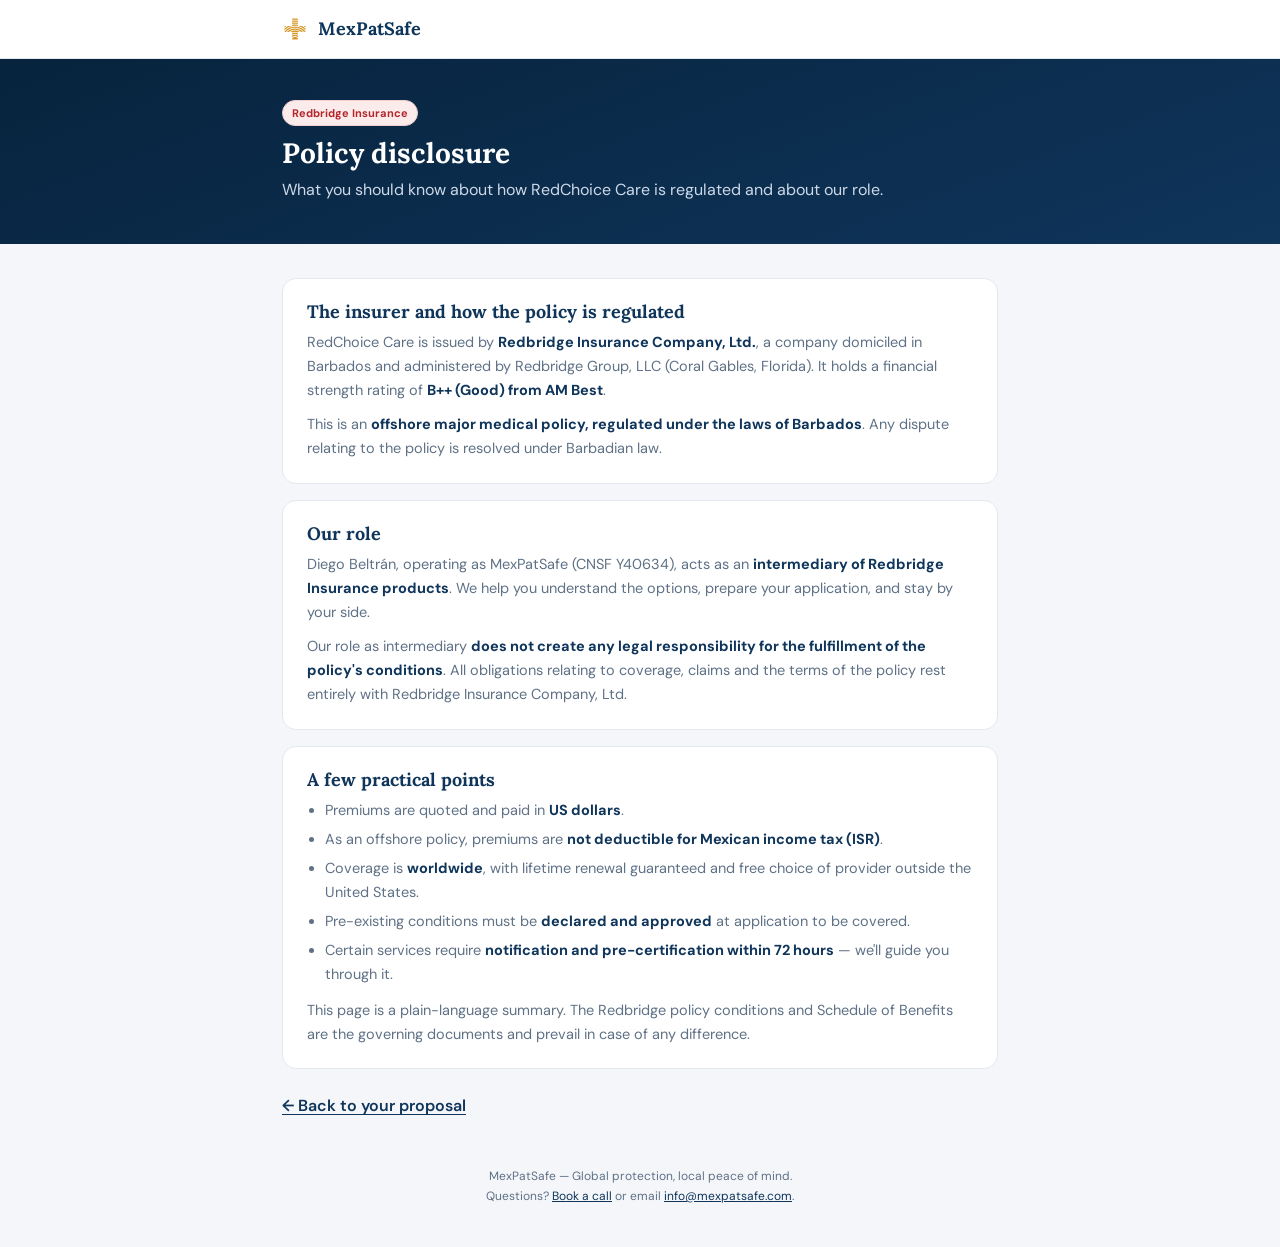
<file: redbridge-disclosure.html>
<!DOCTYPE html>
<html lang="en">
<head>
<meta charset="UTF-8">
<meta name="viewport" content="width=device-width, initial-scale=1.0">
<meta name="robots" content="noindex, nofollow">
<title>Redbridge Policy Disclosure | MexPatSafe</title>
<link rel="icon" href="/assets/mexpatsafe-logo-cross.svg">
<link rel="preconnect" href="https://fonts.googleapis.com">
<link rel="preconnect" href="https://fonts.gstatic.com" crossorigin>
<link href="https://fonts.googleapis.com/css2?family=Lora:wght@600;700&family=DM+Sans:wght@400;500;600&display=swap" rel="stylesheet">
<!-- GA4 -->
<script async src="https://www.googletagmanager.com/gtag/js?id=G-F5ZNZMM6CY"></script>
<script>
  window.dataLayer = window.dataLayer || [];
  function gtag(){dataLayer.push(arguments);}
  gtag('js', new Date());
  gtag('config', 'G-F5ZNZMM6CY');
</script>
<style>
  :root{--navy:#0F355B;--navy-deep:#07233d;--gold:#D69828;--gray-bg:#F4F6F9;--line:#e3e8ef;--ink:#22303f;--muted:#5f7186;--rb:#b4262b}
  *{box-sizing:border-box;margin:0;padding:0}
  body{font-family:'DM Sans',system-ui,sans-serif;color:var(--ink);background:var(--gray-bg);line-height:1.65}
  h1,h2{font-family:'Lora',Georgia,serif;color:var(--navy);line-height:1.25}
  .wrap{max-width:760px;margin:0 auto;padding:0 22px}
  .top{background:#fff;border-bottom:1px solid var(--line)}
  .top-in{display:flex;align-items:center;gap:10px;height:58px;font-family:'Lora',serif;font-weight:700;color:var(--navy);font-size:18px}
  .top-in img{height:26px}
  header.hero{background:linear-gradient(160deg,var(--navy-deep),var(--navy));color:#fff;padding:40px 0}
  header.hero h1{color:#fff;font-size:28px}
  header.hero p{color:#cdd9e8;margin-top:6px}
  .badge{display:inline-block;background:#fbeceb;color:var(--rb);border:1px solid #f0cfce;font-size:11px;font-weight:700;padding:3px 9px;border-radius:20px;margin-bottom:10px}
  main{padding:34px 0 20px}
  .block{background:#fff;border:1px solid var(--line);border-radius:14px;padding:22px 24px;margin-bottom:16px}
  .block h2{font-size:18px;margin-bottom:8px}
  .block p{color:var(--muted);font-size:14.5px}
  .block p + p{margin-top:10px}
  .block b{color:var(--navy)}
  ul{margin:8px 0 0 18px;color:var(--muted);font-size:14.5px}
  li{margin:5px 0}
  .back{display:inline-block;margin:8px 0 0;color:var(--navy);font-weight:600;text-decoration:underline;text-underline-offset:3px}
  footer{padding:26px 0 40px;text-align:center;color:var(--muted);font-size:12px;line-height:1.7}
  footer a{color:var(--navy)}
  :focus-visible{outline:3px solid var(--gold);outline-offset:2px}
</style>
</head>
<body>
<div class="top"><div class="wrap top-in">
  <img src="/assets/mexpatsafe-logo-cross.svg" alt="MexPatSafe" onerror="this.style.display='none'">MexPatSafe
</div></div>

<header class="hero"><div class="wrap">
  <span class="badge">Redbridge Insurance</span>
  <h1>Policy disclosure</h1>
  <p>What you should know about how RedChoice Care is regulated and about our role.</p>
</div></header>

<main><div class="wrap">

  <div class="block">
    <h2>The insurer and how the policy is regulated</h2>
    <p>RedChoice Care is issued by <b>Redbridge Insurance Company, Ltd.</b>, a company domiciled in Barbados and administered by Redbridge Group, LLC (Coral Gables, Florida). It holds a financial strength rating of <b>B++ (Good) from AM Best</b>.</p>
    <p>This is an <b>offshore major medical policy, regulated under the laws of Barbados</b>. Any dispute relating to the policy is resolved under Barbadian law.</p>
  </div>

  <div class="block">
    <h2>Our role</h2>
    <p>Diego Beltrán, operating as MexPatSafe (CNSF Y40634), acts as an <b>intermediary of Redbridge Insurance products</b>. We help you understand the options, prepare your application, and stay by your side.</p>
    <p>Our role as intermediary <b>does not create any legal responsibility for the fulfillment of the policy's conditions</b>. All obligations relating to coverage, claims and the terms of the policy rest entirely with Redbridge Insurance Company, Ltd.</p>
  </div>

  <div class="block">
    <h2>A few practical points</h2>
    <ul>
      <li>Premiums are quoted and paid in <b>US dollars</b>.</li>
      <li>As an offshore policy, premiums are <b>not deductible for Mexican income tax (ISR)</b>.</li>
      <li>Coverage is <b>worldwide</b>, with lifetime renewal guaranteed and free choice of provider outside the United States.</li>
      <li>Pre-existing conditions must be <b>declared and approved</b> at application to be covered.</li>
      <li>Certain services require <b>notification and pre-certification within 72 hours</b> — we'll guide you through it.</li>
    </ul>
    <p style="margin-top:12px">This page is a plain-language summary. The Redbridge policy conditions and Schedule of Benefits are the governing documents and prevail in case of any difference.</p>
  </div>

  <a class="back" href="javascript:history.back()">← Back to your proposal</a>

</div></main>

<footer><div class="wrap">
  MexPatSafe — Global protection, local peace of mind.<br>
  Questions? <a data-cta-position="disclosure-cal" href="https://calendly.com/mexpatsafe-info/30min" target="_blank" rel="noopener">Book a call</a> or email <a data-cta-position="disclosure-email" href="mailto:info@mexpatsafe.com">info@mexpatsafe.com</a>.
</div></footer>
<script src="/assets/js/analytics.js" defer></script>
</body>
</html>
</file>
<file: assets/styles.css>
/* ═══════════════════════════════════
   TOKENS
═══════════════════════════════════ */
:root {
  --navy:       #0F355B;
  --navy-deep:  #07233d;
  --navy-mid:   #1a4a78;
  --gold:       #D69828;
  --gold-light: #f0b93a;
  --gold-pale:  #fef9ec;
  --navy-soft:  #E8EEF4;
  --gray-bg:    #F4F6F9;
  --gray-light: #eef1f5;
  --gray-mid:   #dde3ec;
  --gray:       #6B7280;
  --dark:       #1F2937;
  --white:      #FFFFFF;
  --green:      #25D366;
  --r:          14px;
}

/* ═══════════════════════════════════
   RESET & BASE
═══════════════════════════════════ */
*, *::before, *::after { margin:0; padding:0; box-sizing:border-box; }

html { scroll-behavior: smooth; }

body {
  font-family: 'DM Sans', sans-serif;
  color: var(--dark);
  background: var(--white);
  overflow-x: hidden;
}

h1, h2, h3, h4 { font-family: 'Lora', serif; }

img { display: block; max-width: 100%; }

/* page classes removed — multi-page architecture */

/* ═══════════════════════════════════
   NAV
═══════════════════════════════════ */
nav {
  background: var(--navy-deep);
  padding: 0 60px;
  display: flex;
  justify-content: space-between;
  align-items: center;
  height: 68px;
  position: sticky;
  top: 0;
  z-index: 500;
  box-shadow: 0 2px 20px rgba(7,35,61,0.25);
}

.logo { display:flex; align-items:center; cursor:pointer; }

.nav-right { display:flex; gap:4px; align-items:center; }

.nav-btn {
  background: transparent;
  color: rgba(255,255,255,0.65);
  border: none;
  border-radius: 6px;
  padding: 8px 14px;
  font-family: 'DM Sans', sans-serif;
  font-weight: 400;
  font-size: 14px;
  cursor: pointer;
  transition: all 0.2s;
  letter-spacing: 0.01em;
}

.nav-btn.active,
.nav-btn:hover {
  background: rgba(214,152,40,0.15);
  color: var(--gold-light);
  font-weight: 600;
}

.nav-cta {
  background: var(--gold);
  color: var(--navy-deep);
  border: none;
  border-radius: 8px;
  padding: 9px 20px;
  font-family: 'DM Sans', sans-serif;
  font-weight: 700;
  font-size: 13px;
  cursor: pointer;
  margin-left: 12px;
  letter-spacing: 0.04em;
  text-transform: uppercase;
  transition: all 0.2s;
}

.nav-cta:hover { background: var(--gold-light); transform: translateY(-1px); }

/* hamburger */
.nav-hamburger {
  display: none;
  flex-direction: column;
  gap: 5px;
  cursor: pointer;
  padding: 4px;
  background: none;
  border: none;
}

.nav-hamburger span {
  display: block;
  width: 24px;
  height: 2px;
  background: white;
  border-radius: 2px;
  transition: all 0.3s;
}

.nav-hamburger.open span:nth-child(1) { transform: rotate(45deg) translate(5px, 5px); }
.nav-hamburger.open span:nth-child(2) { opacity: 0; }
.nav-hamburger.open span:nth-child(3) { transform: rotate(-45deg) translate(5px, -5px); }

/* mobile drawer */
.nav-drawer {
  display: none;
  position: fixed;
  top: 68px;
  left: 0; right: 0;
  background: var(--navy-deep);
  padding: 20px 24px 28px;
  z-index: 499;
  border-bottom: 2px solid var(--gold);
  transform: translateY(-10px);
  opacity: 0;
  transition: all 0.25s;
}

.nav-drawer.open {
  display: block;
  transform: translateY(0);
  opacity: 1;
}

.nav-drawer .drawer-links {
  display: flex;
  flex-direction: column;
  gap: 4px;
  margin-bottom: 20px;
}

.nav-drawer .drawer-links button {
  background: none;
  border: none;
  color: rgba(255,255,255,0.8);
  font-family: 'DM Sans', sans-serif;
  font-size: 17px;
  font-weight: 500;
  padding: 12px 8px;
  text-align: left;
  cursor: pointer;
  border-bottom: 1px solid rgba(255,255,255,0.07);
  transition: color 0.2s;
}

.nav-drawer .drawer-links button:hover { color: var(--gold-light); }

.nav-drawer .drawer-cta {
  width: 100%;
  background: var(--gold);
  color: var(--navy-deep);
  border: none;
  border-radius: 10px;
  padding: 15px;
  font-family: 'DM Sans', sans-serif;
  font-weight: 700;
  font-size: 15px;
  cursor: pointer;
  text-transform: uppercase;
  letter-spacing: 0.05em;
}

/* ═══════════════════════════════════
   HERO — image bg + overlay (like proposal)
═══════════════════════════════════ */
.hero {
  position: relative;
  min-height: 600px;
  display: flex;
  align-items: center;
  overflow: hidden;
}

.hero-bg {
  position: absolute;
  inset: 0;
  z-index: 0;
}

.hero-bg-img {
  width: 100%;
  height: 100%;
  object-fit: cover;
  object-position: center 35%;
  background: linear-gradient(160deg, #b8cedd 0%, #7fa5bf 40%, #4d7d9e 100%);
}

/* fallback gradient if no image */
.hero-bg-placeholder {
  width: 100%;
  height: 100%;
  background: linear-gradient(160deg, #c5d8e8 0%, #8cb3cc 40%, #5c88a6 100%);
}

.hero-bg::after {
  content: '';
  position: absolute;
  inset: 0;
  background: linear-gradient(
    105deg,
    rgba(7,35,61,0.72) 0%,
    rgba(7,35,61,0.55) 45%,
    rgba(7,35,61,0.18) 100%
  );
}

.hero-content {
  position: relative;
  z-index: 1;
  max-width: 680px;
  padding: 100px 0 100px 80px;
}

.hero-eyebrow {
  display: inline-flex;
  align-items: center;
  gap: 8px;
  background: rgba(214,152,40,0.2);
  border: 1px solid rgba(214,152,40,0.5);
  color: var(--gold-light);
  font-size: 10px;
  font-weight: 700;
  letter-spacing: 0.14em;
  text-transform: uppercase;
  padding: 6px 14px;
  border-radius: 3px;
  margin-bottom: 22px;
}

.hero-eyebrow::before {
  content: '';
  width: 5px;
  height: 5px;
  background: var(--gold-light);
  border-radius: 50%;
  flex-shrink: 0;
}

.hero h1 {
  font-size: clamp(38px, 5vw, 64px);
  color: white;
  line-height: 1.08;
  margin-bottom: 22px;
  font-weight: 700;
  letter-spacing: -0.02em;
  text-shadow: 0 2px 20px rgba(0,0,0,0.3);
}

.hero h1 em {
  font-style: italic;
  color: var(--gold-light);
}

.hero-sub {
  font-size: 17px;
  color: rgba(255,255,255,0.85);
  line-height: 1.65;
  margin-bottom: 36px;
  max-width: 480px;
  text-shadow: 0 1px 8px rgba(0,0,0,0.3);
}

.hero-stats {
  display: flex;
  flex-wrap: wrap;
  gap: 10px;
  margin-bottom: 36px;
}

.hstat {
  background: rgba(255,255,255,0.12);
  backdrop-filter: blur(12px);
  -webkit-backdrop-filter: blur(12px);
  border: 1px solid rgba(255,255,255,0.22);
  border-radius: 10px;
  padding: 11px 18px;
  text-align: center;
}

.hstat .n {
  font-family: 'Lora', serif;
  font-size: 20px;
  font-weight: 700;
  color: white;
  display: block;
  line-height: 1;
}

.hstat .l {
  font-size: 11px;
  color: rgba(255,255,255,0.65);
  font-weight: 500;
  margin-top: 3px;
  display: block;
}

.btn-primary {
  display: inline-flex;
  align-items: center;
  gap: 10px;
  background: var(--gold);
  color: var(--navy-deep);
  padding: 16px 32px;
  font-family: 'DM Sans', sans-serif;
  font-size: 14px;
  font-weight: 700;
  letter-spacing: 0.06em;
  text-transform: uppercase;
  text-decoration: none;
  border: none;
  border-radius: 8px;
  cursor: pointer;
  transition: all 0.25s;
}

.btn-primary:hover {
  background: var(--gold-light);
  transform: translateY(-2px);
  box-shadow: 0 10px 28px rgba(0,0,0,0.3);
}

/* ─── TRUST BAR ─── */
.trust-bar {
  background: var(--navy);
  padding: 16px 40px;
  display: flex;
  align-items: center;
  justify-content: center;
  gap: 0;
  flex-wrap: wrap;
}

.trust-item {
  display: flex;
  align-items: center;
  gap: 8px;
  color: rgba(255,255,255,0.8);
  font-size: 12px;
  font-weight: 400;
  padding: 4px 20px;
  border-right: 1px solid rgba(255,255,255,0.1);
}

.trust-item:last-child { border-right: none; }

.trust-item .dot {
  width: 5px; height: 5px;
  background: var(--gold);
  border-radius: 50%;
  flex-shrink: 0;
}

@media (max-width: 768px) {

}

/* removed */ .partner-inner-old {
  max-width: 960px;
  margin: 0 auto;
  display: flex;
  align-items: center;
  gap: 40px;
  flex-wrap: wrap;
}

.partner-logos {
  display: flex;
  align-items: center;
  gap: 16px;
  flex-shrink: 0;
  flex-wrap: wrap;
}

.partner-logo {
  display: flex;
  align-items: center;
  padding: 10px 16px;
  border: 1px solid var(--gray-mid);
  border-radius: 8px;
  background: white;
}

.partner-divider {
  width: 1px;
  height: 44px;
  background: var(--gray-mid);
  flex-shrink: 0;
}

@media (max-width: 768px) {





}

.partner-text {
  font-size: 14px;
  color: var(--gray);
  line-height: 1.7;
}

.partner-text strong { color: var(--navy); }

/* ═══════════════════════════════════
   SECTION SHARED
═══════════════════════════════════ */
.section-tag {
  display: inline-flex;
  align-items: center;
  gap: 8px;
  margin-bottom: 14px;
}

.stag-dot {
  width: 6px; height: 6px;
  border-radius: 50%;
  background: var(--gold);
  flex-shrink: 0;
}

.section-tag span {
  font-size: 11px;
  font-weight: 700;
  letter-spacing: 0.1em;
  text-transform: uppercase;
  color: var(--gold);
}

.section-label {
  font-size: 11px;
  font-weight: 700;
  letter-spacing: 0.14em;
  text-transform: uppercase;
  color: var(--gold);
  margin-bottom: 10px;
}

.section-title {
  font-family: 'Lora', serif;
  font-size: clamp(26px, 3vw, 38px);
  color: var(--navy);
  line-height: 1.2;
  margin-bottom: 16px;
}

.section-sub {
  font-size: 16px;
  color: var(--gray);
  line-height: 1.7;
  max-width: 520px;
}

.body-text {
  font-size: 15px;
  color: var(--gray);
  line-height: 1.7;
}

.body-text.white { color: rgba(255,255,255,0.75); }

/* ═══════════════════════════════════
   HOME — WHY MEXPATSAFE
═══════════════════════════════════ */
.why-section {
  background: var(--navy);
  padding: 90px 80px;
}

.why-header {
  text-align: center;
  margin-bottom: 56px;
}

.why-header .section-title { color: white; }
.why-header .section-sub { margin: 0 auto; color: rgba(255,255,255,0.6); }

.why-grid {
  display: grid;
  grid-template-columns: repeat(3, 1fr);
  gap: 0;
  border: 1px solid rgba(255,255,255,0.1);
  border-radius: var(--r);
  overflow: hidden;
  max-width: 1100px;
  margin: 0 auto;
}

.why-item {
  padding: 36px 32px;
  border-right: 1px solid rgba(255,255,255,0.1);
}

.why-item:last-child { border-right: none; }

.why-num {
  font-family: 'Lora', serif;
  font-size: 52px;
  font-weight: 700;
  color: rgba(255,255,255,0.06);
  line-height: 1;
  margin-bottom: -8px;
  letter-spacing: -2px;
}

.why-item h3 {
  font-family: 'Lora', serif;
  font-size: 18px;
  font-weight: 600;
  color: white;
  margin-bottom: 12px;
  line-height: 1.25;
}

.why-item p {
  font-size: 14px;
  color: rgba(255,255,255,0.6);
  line-height: 1.7;
}

.why-accent {
  display: inline-flex;
  align-items: center;
  gap: 6px;
  background: rgba(214,152,40,0.15);
  border: 1px solid rgba(214,152,40,0.3);
  border-radius: 20px;
  padding: 4px 12px;
  font-size: 11px;
  font-weight: 700;
  color: var(--gold-light);
  margin-top: 12px;
  letter-spacing: 0.3px;
}

/* ═══════════════════════════════════
   HOME — HOW IT WORKS
═══════════════════════════════════ */
.how-section {
  padding: 90px 80px;
  background: var(--white);
}

.how-inner {
  display: grid;
  grid-template-columns: 1fr 1fr;
  gap: 80px;
  align-items: center;
  max-width: 1100px;
  margin: 0 auto;
}

.steps { margin-top: 40px; display:flex; flex-direction:column; gap:0; }

.step {
  display: flex;
  gap: 24px;
  align-items: flex-start;
  padding: 24px 0;
  border-bottom: 1px solid var(--gray-light);
}

.step:last-child { border-bottom: none; }

.step-num {
  width: 40px; height: 40px;
  background: var(--navy);
  color: white;
  font-family: 'Lora', serif;
  font-size: 16px;
  font-weight: 700;
  border-radius: 8px;
  display: flex;
  align-items: center;
  justify-content: center;
  flex-shrink: 0;
}

.step h4 {
  font-family: 'Lora', serif;
  font-size: 17px;
  color: var(--navy);
  margin-bottom: 6px;
  font-weight: 600;
}

.step p {
  font-size: 14px;
  color: var(--gray);
  line-height: 1.65;
}

.how-visual {
  background: linear-gradient(160deg, #c5d8e8 0%, #8cb3cc 50%, #5c88a6 100%);
  border-radius: 16px;
  min-height: 380px;
  display: flex;
  align-items: center;
  justify-content: center;
  overflow: hidden;
  position: relative;
}

.how-visual-overlay {
  position: absolute;
  inset: 0;
  background: linear-gradient(to top, rgba(15,53,91,0.5) 0%, transparent 60%);
}

.how-visual-text {
  position: relative;
  z-index: 1;
  color: white;
  text-align: center;
  padding: 24px;
  font-size: 13px;
  opacity: 0.5;
}

/* ═══════════════════════════════════
   HOME — TESTIMONIALS
═══════════════════════════════════ */
.testimonials {
  background: var(--gray-bg);
  padding: 90px 80px;
}

.testimonials-header {
  text-align: center;
  margin-bottom: 56px;
}

.testimonials-grid {
  display: grid;
  grid-template-columns: repeat(3, 1fr);
  gap: 24px;
  max-width: 1100px;
  margin: 0 auto;
}

.testimonial-card {
  background: white;
  border-radius: var(--r);
  padding: 36px 32px;
  border-top: 3px solid var(--gold);
  box-shadow: 0 2px 12px rgba(15,53,91,0.06);
}

.quote-mark {
  font-family: 'Lora', serif;
  font-size: 56px;
  color: var(--gold);
  line-height: 0.8;
  display: block;
  margin-bottom: 16px;
}

.testimonial-text {
  font-size: 15px;
  color: var(--dark);
  line-height: 1.7;
  font-style: italic;
  margin-bottom: 24px;
}

.testimonial-author strong {
  font-size: 14px;
  color: var(--navy);
  display: block;
}

.testimonial-author span {
  font-size: 12px;
  color: var(--gray);
}

/* ═══════════════════════════════════
   HOME — CTA SECTION
═══════════════════════════════════ */
.home-cta {
  background: var(--navy);
  padding: 90px 80px;
  text-align: center;
  position: relative;
  overflow: hidden;
}

.home-cta::before {
  content: '';
  position: absolute;
  top: -80px; right: -80px;
  width: 400px; height: 400px;
  background: rgba(214,152,40,0.07);
  border-radius: 50%;
  pointer-events: none;
}

.home-cta::after {
  content: '';
  position: absolute;
  bottom: -100px; left: -60px;
  width: 350px; height: 350px;
  background: rgba(214,152,40,0.05);
  border-radius: 50%;
  pointer-events: none;
}

.home-cta h2 {
  font-family: 'Lora', serif;
  font-size: clamp(28px, 3.5vw, 44px);
  color: white;
  margin-bottom: 16px;
  position: relative;
  z-index: 1;
}

.home-cta p {
  font-size: 17px;
  color: rgba(255,255,255,0.65);
  margin-bottom: 40px;
  max-width: 500px;
  margin-left: auto;
  margin-right: auto;
  position: relative;
  z-index: 1;
}

.cta-btns {
  display: flex;
  gap: 16px;
  justify-content: center;
  flex-wrap: wrap;
  position: relative;
  z-index: 1;
}

.btn-gold {
  display: inline-flex;
  align-items: center;
  gap: 10px;
  background: var(--gold);
  color: var(--navy-deep);
  border: none;
  border-radius: 8px;
  padding: 16px 32px;
  font-family: 'DM Sans', sans-serif;
  font-weight: 700;
  font-size: 14px;
  cursor: pointer;
  letter-spacing: 0.04em;
  text-transform: uppercase;
  transition: all 0.2s;
}

.btn-gold:hover { background: var(--gold-light); transform: translateY(-2px); }

.btn-outline-white {
  display: inline-flex;
  align-items: center;
  gap: 10px;
  background: transparent;
  color: white;
  border: 1.5px solid rgba(255,255,255,0.35);
  border-radius: 8px;
  padding: 15px 28px;
  font-family: 'DM Sans', sans-serif;
  font-weight: 600;
  font-size: 14px;
  cursor: pointer;
  transition: all 0.2s;
}

.btn-outline-white:hover {
  border-color: white;
  background: rgba(255,255,255,0.08);
}

/* ═══════════════════════════════════
   ABOUT PAGE
═══════════════════════════════════ */
.hero-navy {
  background: linear-gradient(135deg, var(--navy-deep) 60%, var(--navy-mid) 100%);
  padding: 80px 80px 72px;
  position: relative;
  overflow: hidden;
}

.hero-navy::before {
  content: '';
  position: absolute;
  top: -60px; right: -60px;
  width: 420px; height: 420px;
  background: rgba(214,152,40,0.07);
  border-radius: 50%;
  pointer-events: none;
}

.hero-navy .inner { max-width: 680px; position: relative; z-index: 1; }
.hero-navy h1 { color: white; margin-bottom: 16px; font-size: clamp(30px, 4vw, 48px); }
.hero-navy p { color: rgba(255,255,255,0.7); font-size: 17px; line-height: 1.6; }

.about-founder {
  padding: 80px 80px;
  max-width: 1100px;
  margin: 0 auto;
}

.about-grid {
  display: grid;
  grid-template-columns: 1fr 1.4fr;
  gap: 64px;
  align-items: center;
}

.about-col-left {
  display: flex;
  flex-direction: column;
  gap: 20px;
}

.about-photo-wrap {
  border-radius: 16px;
  overflow: hidden;
  aspect-ratio: 3/4;
  width: 100%;
}

.about-photo-img {
  width: 100%;
  height: 100%;
  object-fit: cover;
  object-position: center 15%;
  display: block;
  transform: scale(1.2);
  transform-origin: center 15%;
}

.about-credentials {
  display: flex;
  flex-direction: column;
  gap: 10px;
}

.credential {
  display: flex;
  gap: 14px;
  align-items: flex-start;
  padding: 14px 16px;
  background: var(--gray-bg);
  border-radius: 10px;
  border-left: 3px solid var(--gold);
}

.credential .ci { font-size: 18px; flex-shrink: 0; }

.credential h4 {
  font-family: 'DM Sans', sans-serif;
  font-size: 13px;
  font-weight: 700;
  color: var(--navy);
  margin-bottom: 2px;
}

.credential p { font-size: 12px; color: var(--gray); }

.about-mission {
  background: var(--navy-soft);
  padding: 72px 80px;
}

.about-mission-inner {
  max-width: 1100px;
  margin: 0 auto;
  display: grid;
  grid-template-columns: 1fr 1fr;
  gap: 64px;
  align-items: start;
}

.mission-stats {
  display: grid;
  grid-template-columns: 1fr 1fr;
  gap: 16px;
  margin-top: 36px;
}

.mstat {
  background: white;
  border-radius: 12px;
  padding: 24px 20px;
  border-top: 3px solid var(--gold);
}

.mstat .mn {
  font-family: 'Lora', serif;
  font-size: 32px;
  font-weight: 700;
  color: var(--navy);
  display: block;
  line-height: 1;
  margin-bottom: 6px;
}

.mstat .ml { font-size: 13px; color: var(--gray); }

.about-mission-text h2 {
  font-size: clamp(24px, 3vw, 34px);
  color: var(--navy);
  margin-bottom: 20px;
}

.about-mission-text p {
  font-size: 15px;
  color: var(--gray);
  line-height: 1.75;
  margin-bottom: 16px;
}

/* ═══════════════════════════════════
   PLANS PAGE
═══════════════════════════════════ */
.plans-hero { padding: 80px 80px 64px; background: var(--navy-deep); position: relative; overflow: hidden; }
.plans-hero::before {
  content: '';
  position: absolute;
  top: -80px; right: -80px;
  width: 500px; height: 500px;
  background: rgba(214,152,40,0.06);
  border-radius: 50%;
  pointer-events: none;
}

.plans-hero .inner { max-width: 680px; position: relative; z-index: 1; }
.plans-hero h1 { color: white; font-size: clamp(30px, 4vw, 48px); margin-bottom: 14px; }
.plans-hero p { color: rgba(255,255,255,0.65); font-size: 17px; line-height: 1.6; }

.plans-profiles {
  padding: 80px;
  background: var(--white);
}

.profile-tabs {
  display: flex;
  gap: 8px;
  margin-bottom: 40px;
  flex-wrap: wrap;
}

.profile-tab {
  padding: 10px 20px;
  border: 1.5px solid var(--gray-mid);
  border-radius: 8px;
  background: white;
  font-family: 'DM Sans', sans-serif;
  font-size: 13px;
  font-weight: 600;
  color: var(--gray);
  cursor: pointer;
  transition: all 0.2s;
}

.profile-tab.active, .profile-tab:hover {
  background: var(--navy);
  border-color: var(--navy);
  color: white;
}

.profile-display {
  background: var(--gray-bg);
  border-radius: var(--r);
  padding: 40px 44px;
  border-left: 4px solid var(--gold);
}

.plan-name-display {
  font-family: 'Lora', serif;
  font-size: clamp(22px, 3vw, 30px);
  color: var(--navy);
  margin-bottom: 6px;
}

.plan-coverage-display {
  font-size: 15px;
  color: var(--gold);
  font-weight: 700;
  margin-bottom: 16px;
  letter-spacing: 0.02em;
}

.plan-desc-display {
  font-size: 15px;
  color: var(--gray);
  line-height: 1.7;
  margin-bottom: 20px;
}

.plan-highlight-display {
  display: inline-flex;
  align-items: center;
  gap: 8px;
  background: var(--navy);
  color: var(--gold-light);
  padding: 8px 18px;
  border-radius: 6px;
  font-size: 13px;
  font-weight: 600;
}

.plan-cta-section {
  background: var(--navy);
  padding: 72px 80px;
}

.plan-cta-inner {
  max-width: 1100px;
  margin: 0 auto;
  display: grid;
  grid-template-columns: 1fr 1fr;
  gap: 64px;
  align-items: center;
}

.plan-cta-section h2 { color: white; font-size: clamp(24px, 3vw, 36px); margin-bottom: 16px; }

.plan-cta-btns { display: flex; flex-direction: column; gap: 12px; margin-top: 28px; }

.btn-gold-sm {
  display: inline-flex;
  align-items: center;
  gap: 10px;
  background: var(--gold);
  color: var(--navy-deep);
  border: none;
  border-radius: 8px;
  padding: 14px 24px;
  font-family: 'DM Sans', sans-serif;
  font-weight: 700;
  font-size: 14px;
  cursor: pointer;
  transition: all 0.2s;
  width: fit-content;
}

.btn-gold-sm:hover { background: var(--gold-light); }

.btn-outline {
  display: inline-flex;
  align-items: center;
  gap: 10px;
  background: transparent;
  color: white;
  border: 1.5px solid rgba(255,255,255,0.3);
  border-radius: 8px;
  padding: 13px 24px;
  font-family: 'DM Sans', sans-serif;
  font-weight: 600;
  font-size: 14px;
  cursor: pointer;
  transition: all 0.2s;
  width: fit-content;
}

.btn-outline:hover { border-color: white; }

.comparison-section {
  padding: 80px;
  background: var(--gray-bg);
}

.comparison-section .inner { max-width: 1100px; margin: 0 auto; }
.comparison-section .header { margin-bottom: 48px; }
.comparison-section h2 { font-size: clamp(24px, 3vw, 36px); color: var(--navy); }

.comparison-grid {
  display: grid;
  grid-template-columns: repeat(3, 1fr);
  gap: 24px;
}

.comp-card {
  background: white;
  border-radius: var(--r);
  padding: 32px 28px;
  border-top: 3px solid var(--gold);
}

.comp-vs {
  font-size: 11px;
  font-weight: 700;
  letter-spacing: 0.1em;
  text-transform: uppercase;
  color: var(--gray);
  margin-bottom: 6px;
}

.comp-bupa {
  font-family: 'Lora', serif;
  font-size: 18px;
  color: var(--navy);
  margin-bottom: 14px;
  font-weight: 600;
}

.plans-faq {
  padding: 80px;
  background: white;
}

.plans-faq .grid {
  max-width: 1100px;
  margin: 0 auto;
  display: grid;
  grid-template-columns: 1fr 1.5fr;
  gap: 64px;
}

.plans-faq h2 { font-size: clamp(24px, 3vw, 34px); color: var(--navy); margin-top: 12px; }

.faq-items { display: flex; flex-direction: column; gap: 0; }

.faq-border {
  padding: 22px 0;
  border-bottom: 1px solid var(--gray-light);
}

.faq-border:last-child { border-bottom: none; }

.faq-q {
  font-family: 'Lora', serif;
  font-size: 16px;
  font-weight: 600;
  color: var(--navy);
  margin-bottom: 10px;
}

.cta-navy {
  background: var(--navy);
  padding: 80px;
  text-align: center;
}

.cta-navy h1 { color: white; font-size: clamp(26px, 3.5vw, 40px); margin-bottom: 14px; }

/* ═══════════════════════════════════
   CONTACT PAGE
═══════════════════════════════════ */
.contact-paths {
  padding: 80px;
  background: var(--white);
}

.contact-paths .header {
  max-width: 600px;
  margin: 0 auto 48px;
  text-align: center;
}

.contact-paths h2 { font-size: clamp(24px, 3vw, 36px); color: var(--navy); margin-top: 10px; }

.contact-grid {
  display: grid;
  grid-template-columns: 1fr 1fr;
  gap: 24px;
  max-width: 900px;
  margin: 0 auto;
}

.contact-card {
  background: var(--gray-bg);
  border-radius: var(--r);
  padding: 36px 32px;
  border: 1.5px solid var(--gray-mid);
  display: flex;
  flex-direction: column;
}

.contact-card .card-emoji { font-size: 32px; display: block; margin-bottom: 16px; }
.contact-card h3 { font-family: 'Lora', serif; font-size: 20px; color: var(--navy); margin-bottom: 12px; }

.contact-list { margin-bottom: 28px; display: flex; flex-direction: column; gap: 10px; }

.contact-list-item {
  display: flex;
  gap: 10px;
  font-size: 13px;
  color: var(--gray);
  line-height: 1.5;
}

.ccheck {
  color: var(--gold);
  font-weight: 700;
  flex-shrink: 0;
}

.btn-green {
  background: var(--green);
  color: white;
  border: none;
  border-radius: 8px;
  padding: 14px 24px;
  font-family: 'DM Sans', sans-serif;
  font-weight: 700;
  font-size: 14px;
  cursor: pointer;
  margin-top: auto;
  transition: opacity 0.2s;
}

.btn-green:hover { opacity: 0.88; }

.consult-options { display: flex; flex-direction: column; gap: 14px; margin-bottom: 28px; }

.consult-option {
  display: flex;
  gap: 16px;
  align-items: center;
  padding: 14px 16px;
  background: white;
  border-radius: 10px;
  border: 1px solid var(--gray-mid);
}

.consult-time {
  font-family: 'Lora', serif;
  font-size: 20px;
  font-weight: 700;
  color: var(--navy);
  white-space: nowrap;
  min-width: 52px;
}

.consult-label {
  font-size: 14px;
  font-weight: 600;
  color: var(--navy);
  margin-bottom: 3px;
}

.consult-desc { font-size: 12px; color: var(--gray); }

.trust-section {
  background: var(--navy);
  padding: 48px 80px;
}

.trust-section .inner {
  max-width: 900px;
  margin: 0 auto;
  display: grid;
  grid-template-columns: repeat(4, 1fr);
  gap: 24px;
}

.trust-card {
  text-align: center;
  padding: 24px 16px;
}

.trust-card .ti { font-size: 28px; margin-bottom: 10px; }
.trust-card .tl { font-family: 'Lora', serif; font-size: 15px; color: white; margin-bottom: 6px; font-weight: 600; }
.trust-card .td { font-size: 12px; color: rgba(255,255,255,0.5); }

.contact-info {
  padding: 80px;
  background: var(--gray-bg);
}

.contact-info .grid {
  max-width: 1000px;
  margin: 0 auto;
  display: grid;
  grid-template-columns: 1fr 1.2fr;
  gap: 64px;
  align-items: start;
}

.contact-info h2 { font-size: clamp(22px, 3vw, 32px); color: var(--navy); margin-top: 10px; margin-bottom: 28px; }

.contact-details { display: flex; flex-direction: column; gap: 18px; }

.contact-detail {
  display: flex;
  gap: 14px;
  align-items: flex-start;
}

.detail-label { font-size: 11px; font-weight: 700; text-transform: uppercase; letter-spacing: 0.08em; color: var(--gray); margin-bottom: 3px; }
.detail-value { font-size: 15px; color: var(--navy); font-weight: 600; }

.response-card {
  background: white;
  border-radius: var(--r);
  padding: 32px 28px;
  border-top: 3px solid var(--gold);
}

.response-label { font-size: 11px; font-weight: 700; letter-spacing: 0.1em; text-transform: uppercase; color: var(--gold); margin-bottom: 8px; }

.response-card h3 { font-family: 'Lora', serif; font-size: 19px; color: var(--navy); margin-bottom: 20px; }

.response-items { display: flex; flex-direction: column; gap: 12px; }

.response-item {
  display: flex;
  gap: 12px;
  font-size: 13px;
  color: var(--gray);
  line-height: 1.55;
}

.response-item .arrow { color: var(--gold); font-weight: 700; flex-shrink: 0; margin-top: 1px; }

/* ═══════════════════════════════════
   FOOTER
═══════════════════════════════════ */
footer {
  background: var(--navy-deep);
  padding: 64px 80px 32px;
  color: white;
}

.footer-top {
  display: grid;
  grid-template-columns: 1.6fr 1fr 1fr 1fr;
  gap: 48px;
  padding-bottom: 48px;
  border-bottom: 1px solid rgba(255,255,255,0.08);
  margin-bottom: 28px;
}

.footer-brand {}

.footer-tagline {
  font-size: 13px;
  color: rgba(255,255,255,0.45);
  line-height: 1.7;
  margin-top: 16px;
  max-width: 260px;
}

.footer-col h5 {
  font-family: 'DM Sans', sans-serif;
  font-size: 10px;
  font-weight: 700;
  letter-spacing: 0.12em;
  text-transform: uppercase;
  color: rgba(255,255,255,0.3);
  margin-bottom: 18px;
}

.footer-col a {
  display: block;
  color: rgba(255,255,255,0.55);
  text-decoration: none;
  font-size: 14px;
  margin-bottom: 10px;
  transition: color 0.2s;
  cursor: pointer;
}

.footer-col a:hover { color: white; }

.footer-bottom {
  display: flex;
  justify-content: space-between;
  align-items: center;
}

.footer-copy { color: rgba(255,255,255,0.25); font-size: 12px; }

.social-icons { display: flex; gap: 10px; }

.social-icon {
  width: 34px; height: 34px;
  border: 1px solid rgba(255,255,255,0.12);
  border-radius: 6px;
  display: flex;
  align-items: center;
  justify-content: center;
  color: rgba(255,255,255,0.4);
  font-size: 14px;
  text-decoration: none;
  transition: all 0.2s;
  cursor: pointer;
}

.social-icon:hover { border-color: var(--gold); color: var(--gold); }

/* ═══════════════════════════════════
   FLOATING WHATSAPP
═══════════════════════════════════ */
.wa-float {
  position: fixed;
  bottom: 28px;
  right: 28px;
  z-index: 1000;
  display: flex;
  align-items: center;
  gap: 12px;
  background: var(--green);
  color: white;
  border: none;
  border-radius: 50px;
  padding: 14px 22px 14px 18px;
  font-family: 'DM Sans', sans-serif;
  font-weight: 700;
  font-size: 14px;
  cursor: pointer;
  box-shadow: 0 8px 28px rgba(37,211,102,0.4);
  transition: all 0.25s;
  text-decoration: none;
}

.wa-float:hover {
  transform: translateY(-3px);
  box-shadow: 0 14px 36px rgba(37,211,102,0.5);
}

.wa-float svg { width: 22px; height: 22px; fill: white; flex-shrink: 0; }

/* ═══════════════════════════════════
   SCROLL ANIMATIONS
═══════════════════════════════════ */
.reveal {
  opacity: 0;
  transform: translateY(24px);
  transition: opacity 0.6s ease, transform 0.6s ease;
}

.reveal.visible {
  opacity: 1;
  transform: translateY(0);
}

.reveal-delay-1 { transition-delay: 0.1s; }
.reveal-delay-2 { transition-delay: 0.2s; }
.reveal-delay-3 { transition-delay: 0.3s; }
.reveal-delay-4 { transition-delay: 0.4s; }

/* ═══════════════════════════════════
   RESPONSIVE — MOBILE FIRST BREAKPOINTS
═══════════════════════════════════ */

/* Tablet 1024px */
@media (max-width: 1024px) {
  nav { padding: 0 32px; }
  .hero-content { padding: 64px 40px 64px 40px; }


  .why-section,
  .how-section,
  .testimonials,
  .home-cta,
  .about-founder,
  .about-mission,
  .plans-profiles,
  .plan-cta-section,
  .comparison-section,
  .plans-faq,
  .cta-navy,
  .contact-paths,
  .trust-section,
  .contact-info { padding-left: 40px; padding-right: 40px; }
  .footer-top { grid-template-columns: 1fr 1fr; gap: 40px; }
  footer { padding: 56px 40px 28px; }
}

/* Mobile 768px */
@media (max-width: 768px) {
  /* nav */
  nav { padding: 0 20px; height: 60px; }
  .nav-right { display: none; }
  .nav-hamburger { display: flex; }

  /* hero */
  .hero { min-height: 100svh; }
  .hero-bg::after {
    background: linear-gradient(
      to bottom,
      rgba(7,35,61,0.25) 0%,
      rgba(7,35,61,0.55) 55%,
      rgba(7,35,61,0.75) 100%
    );
  }
  .hero-content { padding: 170px 24px 80px; max-width: 100%; text-align: center; }
  .hero h1 { font-size: clamp(30px, 7vw, 42px); }
  .hero-sub { font-size: 15px; max-width: 100%; }
  .hero-stats {
    flex-wrap: nowrap;
    overflow-x: auto;
    -webkit-overflow-scrolling: touch;
    scrollbar-width: none;
    padding-bottom: 4px;
    justify-content: center;
  }
  .hero-stats::-webkit-scrollbar { display: none; }
  .btn-primary { width: 100%; justify-content: center; }
  .partner-bar { padding: 18px 20px; }
  .partner-bar-inner { flex-direction: column; align-items: flex-start; gap: 16px; }
  .pb-divider { display: none; }
  .pb-text { font-size: 12px; }

  /* trust bar */



  /* partner strip */




  /* sections padding */
  .why-section,
  .how-section,
  .testimonials,
  .home-cta,
  .about-founder,
  .about-mission,
  .plans-profiles,
  .plan-cta-section,
  .comparison-section,
  .plans-faq,
  .cta-navy,
  .contact-paths,
  .trust-section,
  .contact-info { padding: 56px 20px; }

  .hero-navy { padding: 56px 20px 48px; }
  .plans-hero { padding: 56px 20px 48px; }

  /* grids collapse */
  .why-grid { grid-template-columns: 1fr; }
  .why-item { border-right: none; border-bottom: 1px solid rgba(255,255,255,0.1); }
  .why-item:last-child { border-bottom: none; }

  .how-inner { grid-template-columns: 1fr; gap: 40px; }
  .how-visual { min-height: 220px; }

  .testimonials-grid { grid-template-columns: 1fr; }

  .about-grid { grid-template-columns: 1fr; gap: 36px; }
  .about-photo-wrap {
    aspect-ratio: 4/5;
    max-height: none;
    height: 75vw;
    max-height: 480px;
    border-radius: 12px;
  }
  .about-col-left { gap: 16px; }
  .about-photo-wrap { aspect-ratio: 4/5; }
  .about-photo-img { object-position: center 66%; }
  .credential { padding: 12px 14px; }

  .about-mission-inner { grid-template-columns: 1fr; gap: 40px; }
  .mission-stats { grid-template-columns: 1fr 1fr; }

  .plan-cta-inner { grid-template-columns: 1fr; gap: 36px; }
  .comparison-grid { grid-template-columns: 1fr; }
  .plans-faq .grid { grid-template-columns: 1fr; gap: 36px; }

  .trust-section .inner { grid-template-columns: 1fr 1fr; gap: 20px; }

  .contact-grid { grid-template-columns: 1fr; }
  .contact-info .grid { grid-template-columns: 1fr; gap: 36px; }

  .cta-btns { flex-direction: column; align-items: stretch; }
  .btn-gold, .btn-outline-white { justify-content: center; }

  .plan-cta-btns { flex-direction: column; align-items: stretch; }
  .btn-gold-sm, .btn-outline { justify-content: center; width: 100%; }

  /* footer */
  .footer-top { grid-template-columns: 1fr; gap: 32px; }
  footer { padding: 48px 20px 24px; }
  .footer-bottom { flex-direction: column; gap: 16px; text-align: center; }

  /* floating wa */
  .wa-float { bottom: 20px; right: 16px; padding: 12px 18px 12px 14px; font-size: 13px; }
}

/* Small mobile 480px */
@media (max-width: 480px) {
  .hero-content { padding-top: 140px; }
  .hstat { padding: 9px 14px; }
  .hstat .n { font-size: 17px; }
  .mission-stats { grid-template-columns: 1fr; }
  .trust-section .inner { grid-template-columns: 1fr 1fr; }
  .profile-tabs { gap: 6px; }
  .profile-tab { font-size: 12px; padding: 8px 14px; }
}

  /* ═══════════════════════════════════
     HERO SLIDESHOW
  ═══════════════════════════════════ */
  .hero-slide-wrap {
    position: absolute;
    inset: 0;
    z-index: 0;
  }

  .hero-slide-wrap img {
    position: absolute;
    inset: 0;
    width: 100%;
    height: 100%;
    object-fit: cover;
    object-position: center 35%;
    opacity: 0;
    transition: opacity 1.2s ease;
  }

  .hero-slide-wrap img.active {
    opacity: 1;
  }

  .hero-dots {
    position: absolute;
    bottom: 28px;
    left: 80px;
    z-index: 10;
    display: flex;
    gap: 8px;
    align-items: center;
  }

  .hero-dot {
    width: 8px; height: 8px;
    border-radius: 50%;
    background: rgba(255,255,255,0.4);
    cursor: pointer;
    transition: all 0.3s;
    border: none;
    padding: 0;
  }

  .hero-dot.active {
    background: var(--gold);
    transform: scale(1.3);
  }

  @media (max-width: 768px) {
    .hero-dots { left: 20px; bottom: 20px; }
  }


  /* ─── PARTNER BAR fusionado ─── */
  .partner-bar {
    background: var(--white);
    border-bottom: 1px solid var(--gray-mid);
    padding: 20px 80px;
  }

  .partner-bar-inner {
    max-width: 1100px;
    margin: 0 auto;
    display: flex;
    align-items: center;
    gap: 32px;
  }

  .partner-bar-logos {
    display: flex;
    align-items: center;
    gap: 16px;
    flex-shrink: 0;
  }

  .pb-sep {
    width: 1px;
    height: 28px;
    background: var(--gray-mid);
    flex-shrink: 0;
  }

  .pb-divider {
    width: 1px;
    height: 40px;
    background: var(--gray-mid);
    flex-shrink: 0;
  }

  .pb-text {
    font-size: 13px;
    color: var(--gray);
    line-height: 1.6;
  }

  .pb-text strong { color: var(--navy); }
</file>
